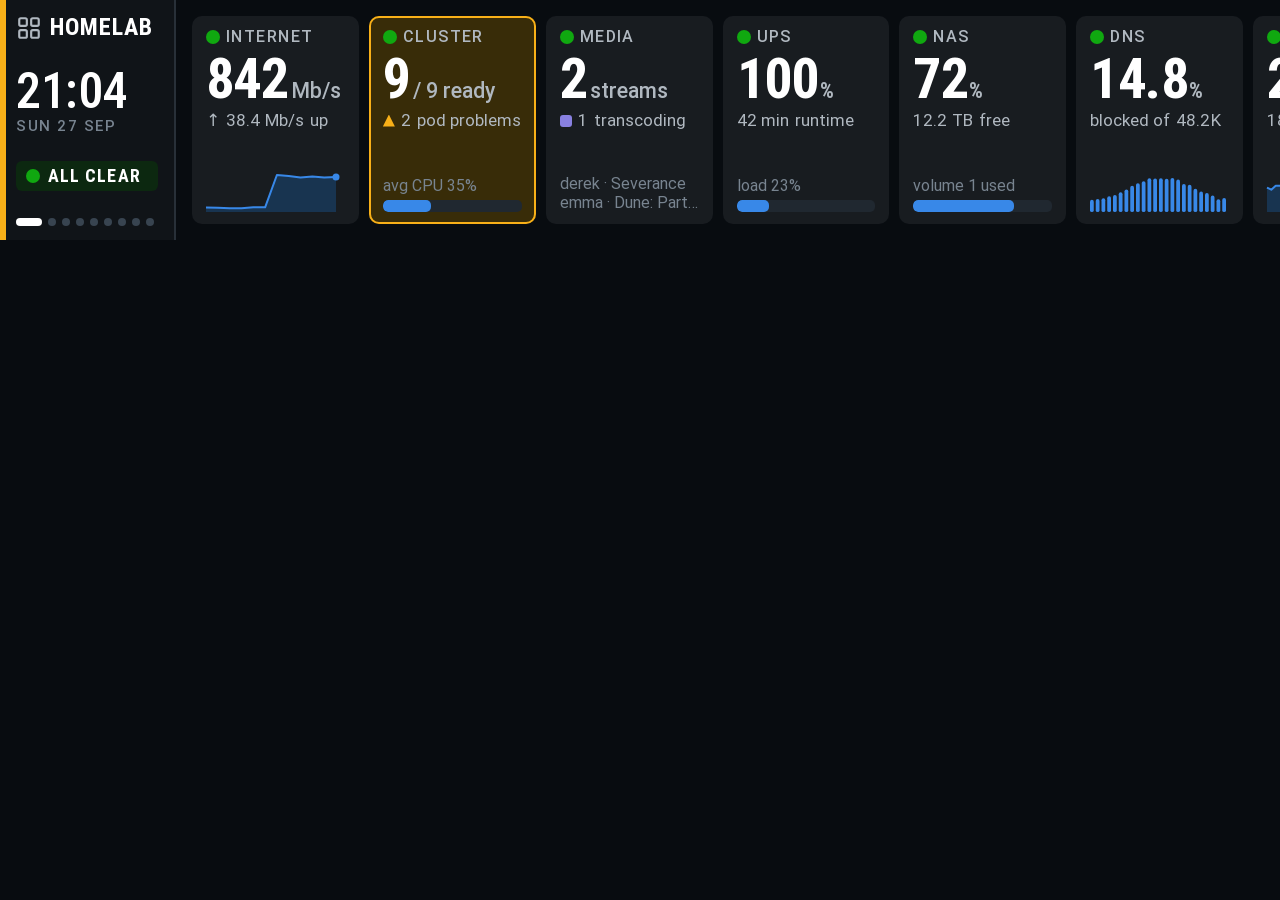
<file: design/screens/00-overview.html>
<!doctype html>
<html lang="en">
<head>
<meta charset="utf-8">
<title>Overview</title>
<link rel="stylesheet" href="../tokens.css">
<style>
  .stage { gap: 10px; }
  .ov { flex: 1 1 0; padding: 12px 14px 12px; }
  .ov .num { font-size: 56px; margin-top: 8px; }
  .ov .num .unit { font-size: .38em; }
  .ov .sub { font-size: 17px; margin-top: 6px; display: flex; align-items: center; gap: 6px; }
  .ov .foot { margin-top: auto; }
  .ov .meter { height: 12px; }
</style>
</head>
<body data-screen="overview" data-status="warn">
<aside class="rail">
  <div class="rail-title">
    <svg viewBox="0 0 24 24" fill="none" stroke="currentColor" stroke-width="2"><rect x="3" y="3" width="7" height="7" rx="1.5"/><rect x="14" y="3" width="7" height="7" rx="1.5"/><rect x="3" y="14" width="7" height="7" rx="1.5"/><rect x="14" y="14" width="7" height="7" rx="1.5"/></svg>
    <h1>Homelab</h1>
  </div>
  <div><div class="clock" data-clock></div><div class="date" data-date></div></div>
  <div class="badge" data-badge></div>
  <div class="dots" data-dots="9" data-on="0"></div>
</aside>

<main class="stage">
  <section class="tile ov">
    <div class="label"><i class="st" data-bind="wan.loss_pct_max" data-fmt="none" data-warn=">1" data-crit=">5"></i>Internet</div>
    <div class="num" data-bind="wan.down_bps" data-fmt="bps"></div>
    <div class="sub">↑ <span data-bind="wan.up_bps" data-fmt="bps"></span> up</div>
    <svg class="foot" width="136" height="40" data-chart="spark" data-bind="wan.down_mbps_1h" data-color="--c-1" data-fill="1" data-min="0"></svg>
  </section>

  <section class="tile ov" data-bind="cluster.pod_problems" data-fmt="none" data-warn=">0">
    <div class="label"><i class="st" data-bind="cluster.nodes_notready" data-fmt="none" data-crit=">0"></i>Cluster</div>
    <div class="num"><span data-bind="cluster.nodes_ready"></span><span class="unit">/ <span data-bind="cluster.nodes_total"></span> ready</span></div>
    <div class="sub"><i class="st" style="width:12px;height:12px" data-bind="cluster.pod_problems" data-fmt="none" data-warn=">0"></i><span data-bind="cluster.pod_problems"></span> pod problems</div>
    <div class="foot"><div class="caption" style="margin-bottom:5px">avg CPU <span data-bind="cluster.cpu_avg_pct" data-fmt="pct"></span></div>
      <div class="meter" data-bind="cluster.cpu_avg_pct" data-warn=">85" data-crit=">95"><i></i></div></div>
  </section>

  <section class="tile ov">
    <div class="label"><i class="st" data-bind="jellyfin.up" data-fmt="none" data-crit="<1"></i>Media</div>
    <div class="num"><span data-bind="jellyfin.streams"></span><span class="unit">streams</span></div>
    <div class="sub"><i class="sw c4"></i><span data-bind="jellyfin.transcodes"></span> transcoding</div>
    <div class="foot" data-list="jellyfin.sessions" data-max-items="2">
      <template><div class="caption ell"><span data-bind=".user"></span> · <span data-bind=".title"></span></div></template>
    </div>
  </section>

  <section class="tile ov">
    <div class="label"><i class="st" data-bind="ups.on_battery" data-fmt="none" data-crit=">0"></i>UPS</div>
    <div class="num" data-bind="ups.battery_pct" data-fmt="pct"></div>
    <div class="sub"><span data-bind="ups.runtime_s" data-fmt="dur"></span> runtime</div>
    <div class="foot"><div class="caption" style="margin-bottom:5px">load <span data-bind="ups.load_pct" data-fmt="pct"></span></div>
      <div class="meter" data-bind="ups.load_pct" data-warn=">70" data-crit=">90"><i></i></div></div>
  </section>

  <section class="tile ov">
    <div class="label"><i class="st" data-bind="nas.volume_used_pct" data-fmt="none" data-warn=">90" data-crit=">95"></i>NAS</div>
    <div class="num"><span data-bind="nas.volume_used_pct" data-fmt="pct"></span></div>
    <div class="sub"><span data-bind="nas.volume_free_tb" data-fmt="tb"></span> free</div>
    <div class="foot"><div class="caption" style="margin-bottom:5px">volume 1 used</div>
      <div class="meter" data-bind="nas.volume_used_pct" data-warn=">90" data-crit=">95"><i></i></div></div>
  </section>

  <section class="tile ov">
    <div class="label"><i class="st" data-bind="dns.instances_up" data-fmt="none" data-warn="<2" data-crit="<1"></i>DNS</div>
    <div class="num" data-bind="dns.blocked_pct" data-fmt="pct1"></div>
    <div class="sub">blocked of <span data-bind="dns.queries" data-fmt="compact"></span></div>
    <svg class="foot" width="136" height="40" data-chart="bars" data-bind="dns.queries_24h" data-color="--c-1"></svg>
  </section>

  <section class="tile ov">
    <div class="label"><i class="st ok"></i>LAN</div>
    <div class="num" data-bind="lan.in_bps" data-fmt="bps"></div>
    <div class="sub"><span data-bind="lan.ports_up"></span> / <span data-bind="lan.ports_total"></span> ports up</div>
    <svg class="foot" width="136" height="40" data-chart="spark" data-bind="lan.in_mbps_1h" data-color="--c-1" data-fill="1" data-min="0"></svg>
  </section>
</main>

<script type="application/json" id="data">
{
  "clock": { "time": "21:04", "date": "Sun 27 Sep" },
  "alerts": { "critical": 0, "warning": 0 },
  "wan": { "down_bps": 842300000, "up_bps": 38400000, "loss_pct_max": 0,
    "down_mbps_1h": [39,32.9,21.3,21.9,44.8,44.5,894.5,867.3,828.6,854.6,830.7,842.3] },
  "cluster": { "nodes_ready": 9, "nodes_total": 9, "nodes_notready": 0, "pod_problems": 2, "cpu_avg_pct": 35 },
  "jellyfin": { "up": 1, "streams": 2, "transcodes": 1,
    "sessions": [ { "user": "derek", "title": "Severance" }, { "user": "emma", "title": "Dune: Part Two" } ] },
  "ups": { "battery_pct": 100, "load_pct": 23, "runtime_s": 2520, "on_battery": 0 },
  "nas": { "volume_used_pct": 72.1, "volume_free_tb": 12.2 },
  "dns": { "instances_up": 2, "blocked_pct": 14.8, "queries": 48213,
    "queries_24h": [15293,16114,17040,19588,21369,24577,28237,32684,36031,38496,42040,41897,42157,41531,42639,40520,35149,33948,28977,25607,23747,20510,15925,17465] },
  "lan": { "in_bps": 2638000000, "ports_up": 18, "ports_total": 28,
    "in_mbps_1h": [1783,1614,1933,1936,1926,2062,2015,1986,1878,1841,1837,1694,1630,1812,1543,1569,1498,1282,1383,1453,1379,1418,1402,2269,2061,2238,2404,2594,2618,2838,2638] }
}
</script>
<script src="../display.js"></script>
</body>
</html>
</file>
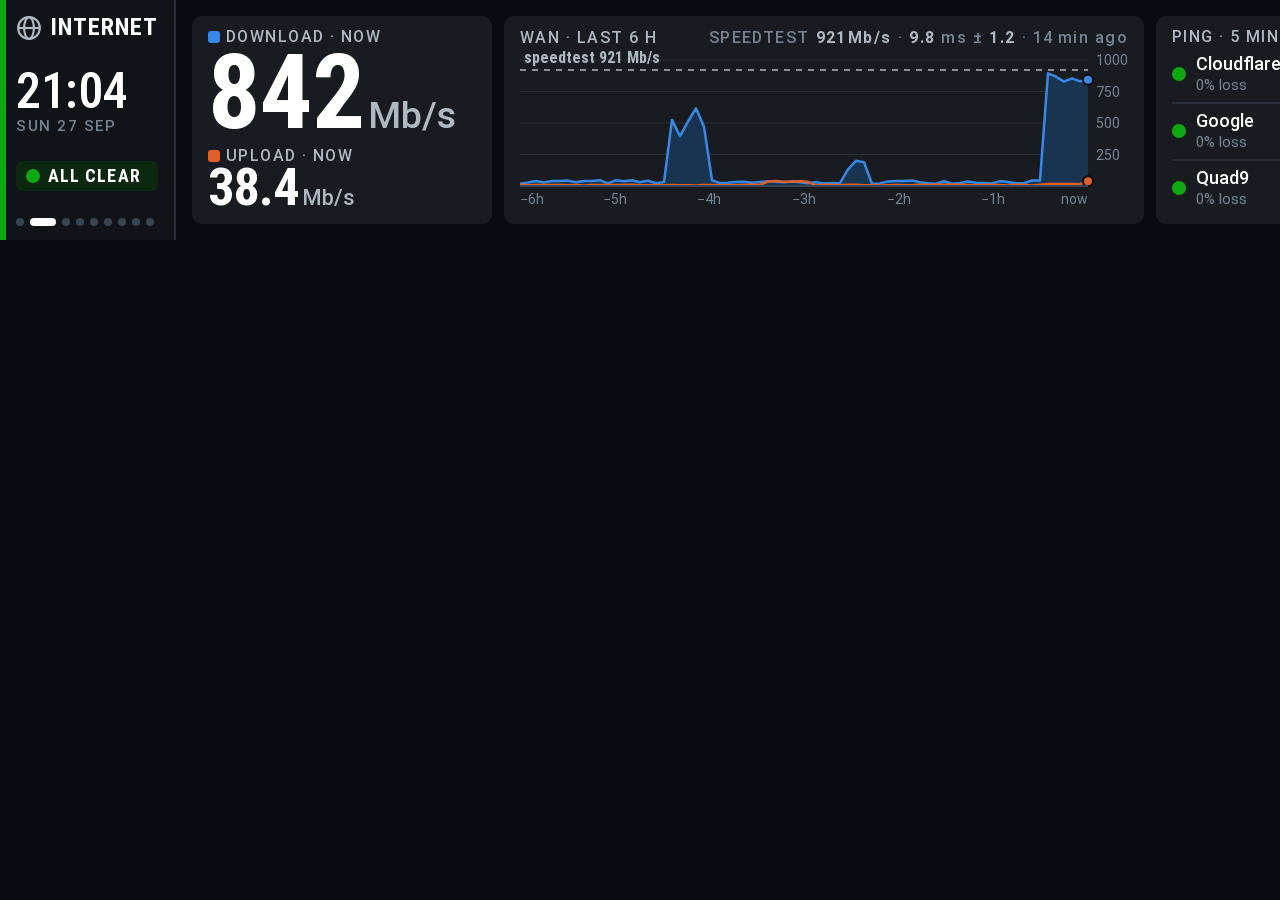
<file: design/screens/01-internet.html>
<!doctype html>
<html lang="en">
<head>
<meta charset="utf-8">
<title>Internet</title>
<link rel="stylesheet" href="../tokens.css">
<style>
  .live { width: 300px; justify-content: space-between; }
  .chart { flex: 1; }
  .chart .head { display: flex; justify-content: space-between; align-items: center; height: 20px; margin-bottom: 8px; }
  .ping { width: 264px; padding-top: 12px; padding-bottom: 8px; }
  .ping .r { display: flex; align-items: center; gap: 10px; flex: 1; border-top: 2px solid var(--line); }
  .ping .r:first-of-type { border-top: 0; }
  .ping .name { font-size: 18px; font-weight: 500; }
  .ping .loss { font-size: 15px; color: var(--ink-3); margin-top: 2px; }
  .st-v { color: var(--ink-2); font-weight: 600; }
  .st-v .unit { font-size: inherit; color: inherit; margin-left: 1px; }
</style>
</head>
<body data-screen="internet" data-status="ok">
<aside class="rail">
  <div class="rail-title">
    <svg viewBox="0 0 24 24" fill="none" stroke="currentColor" stroke-width="2"><circle cx="12" cy="12" r="10"/><ellipse cx="12" cy="12" rx="4.5" ry="10"/><path d="M2 12h20"/></svg>
    <h1>Internet</h1>
  </div>
  <div><div class="clock" data-clock></div><div class="date" data-date></div></div>
  <div class="badge" data-badge></div>
  <div class="dots" data-dots="9" data-on="1"></div>
</aside>

<main class="stage">
  <!-- live WAN rate -->
  <section class="tile live">
    <div>
      <div class="label"><i class="sw c1"></i>Download · now</div>
      <div class="num hero" data-bind="wan.down_bps" data-fmt="bps"></div>
    </div>
    <div>
      <div class="label"><i class="sw c2"></i>Upload · now</div>
      <div class="num lg" data-bind="wan.up_bps" data-fmt="bps"></div>
    </div>
  </section>

  <!-- 6 h throughput; dashed line = last speedtest (measured capacity) -->
  <section class="tile chart">
    <div class="head">
      <div class="label">WAN · last 6 h</div>
      <div class="label muted" style="text-transform:none">SPEEDTEST <b class="st-v" data-bind="speedtest.down_bps" data-fmt="bps"></b> · <b class="st-v" data-bind="speedtest.ping_ms" data-nounit data-fmt="ms"></b> ms ±<b class="st-v" data-bind="speedtest.jitter_ms" data-nounit data-fmt="ms"></b> · <span data-bind="speedtest.age_s" data-fmt="ago"></span></div>
    </div>
    <svg width="612" height="150" data-chart="area"
         data-bind="wan.down_mbps_6h,wan.up_mbps_6h" data-colors="--c-1,--c-2" data-fills="1,0"
         data-max="auto" data-axis-w="44"
         data-xlabels="−6h,−5h,−4h,−3h,−2h,−1h,now"
         data-ref="speedtest.down_mbps" data-ref-label="speedtest {v} Mb/s"></svg>
  </section>

  <!-- ICMP probes -->
  <section class="tile ping">
    <div class="label">Ping · 5 min</div>
    <div class="col" style="flex:1" data-list="ping">
      <template>
        <div class="r">
          <i class="st" data-bind=".loss_pct" data-fmt="none" data-warn=">1" data-crit=">5"></i>
          <div class="grow">
            <div class="name" data-bind=".target"></div>
            <div class="loss"><span data-bind=".loss_pct" data-fmt="pct"></span> loss</div>
          </div>
          <div class="num md" data-bind=".rtt_ms" data-fmt="ms"></div>
        </div>
      </template>
    </div>
  </section>
</main>

<script type="application/json" id="data">
{
  "clock": { "time": "21:04", "date": "Sun 27 Sep" },
  "alerts": { "critical": 0, "warning": 0 },
  "wan": {
    "down_bps": 842300000,
    "up_bps": 38400000,
    "down_mbps_6h": [18,26.7,39.9,27.9,40.7,38.5,42.5,29.2,38.9,38.5,45.7,21.7,45.7,37.3,45.4,29.2,43.1,22.6,30.9,524.9,395.2,512.3,616.3,469.5,45.7,23,26.5,30.7,33.9,25,31.7,37.1,33.1,29.9,35.6,29.7,21.3,30.2,20.3,24.6,22.3,132.4,200.2,188.5,18.3,20.3,36.5,40.2,38.6,44.5,29.2,21.6,18.1,37.1,18.6,23.6,35,26,24.3,19.6,39,32.9,21.3,21.9,44.8,44.5,894.5,867.3,828.6,854.6,830.7,842.3],
    "up_mbps_6h": [9.5,5.3,7.2,8.5,7.3,7.8,5.5,8.2,4.3,6.8,8.8,7.1,8.1,7.5,9.5,6,6,5.8,5.8,8.4,5.6,6.5,4.3,8,7.1,6.4,6.2,6,7.7,9.4,9.2,36.1,38.6,34.5,35,38.3,33.5,4.9,10,7.8,6.7,9.5,9.3,5.7,5.5,4,5.4,6.9,5.4,5.4,9.4,6.9,9.5,9.5,9.4,9.8,8.1,5.3,7.4,8.6,8.3,4.2,9.5,8.1,4.2,9.2,15.4,15.2,16.5,14.7,14.5,38.4]
  },
  "speedtest": { "down_bps": 921400000, "up_bps": 41200000, "down_mbps": 921.4, "ping_ms": 9.8, "jitter_ms": 1.2, "age_s": 840 },
  "ping": [
    { "target": "Cloudflare", "rtt_ms": 10.4, "loss_pct": 0 },
    { "target": "Google",     "rtt_ms": 13.8, "loss_pct": 0 },
    { "target": "Quad9",      "rtt_ms": 12.6, "loss_pct": 0 }
  ]
}
</script>
<script src="../display.js"></script>
</body>
</html>
</file>
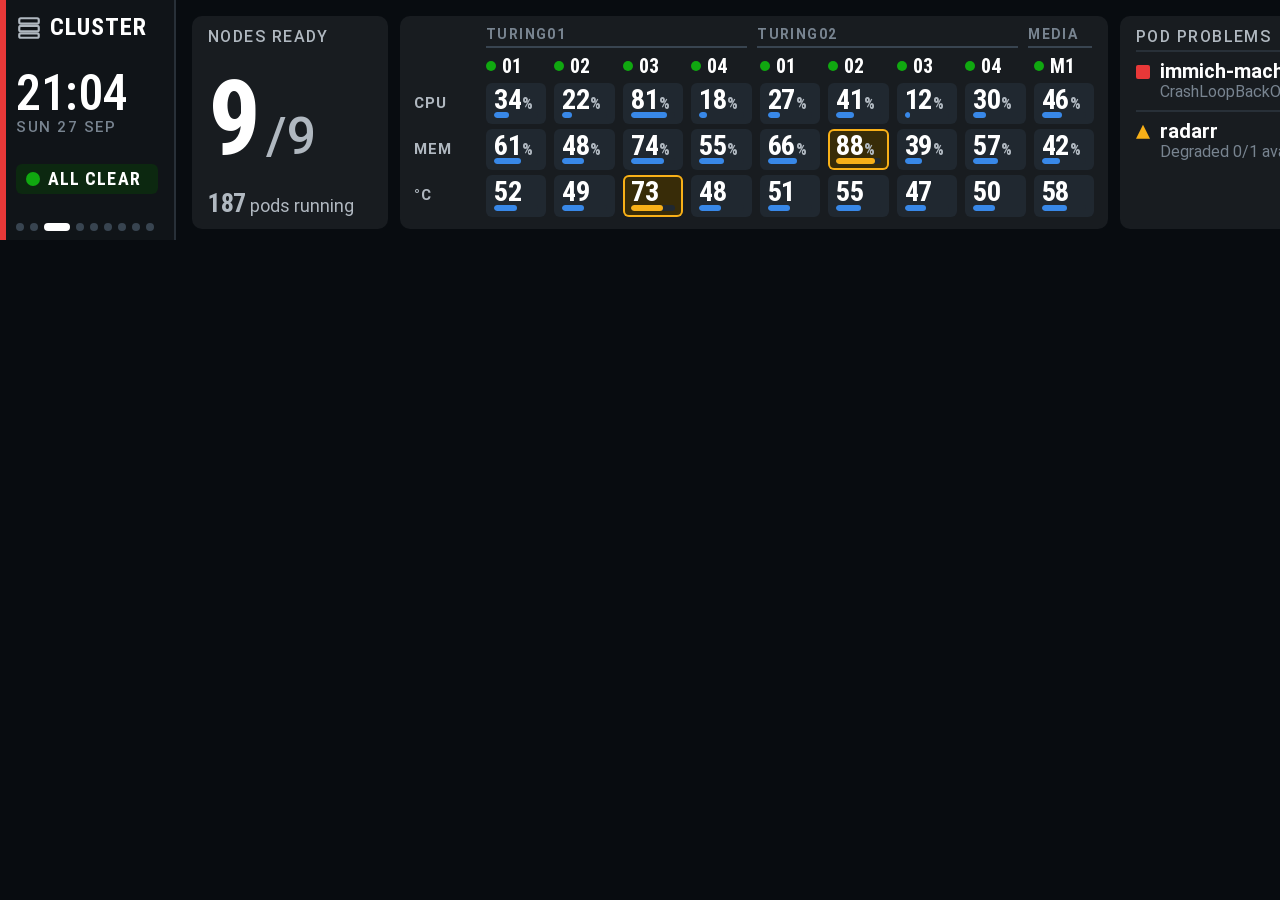
<file: design/screens/02-cluster.html>
<!doctype html>
<html lang="en">
<head>
<meta charset="utf-8">
<title>Cluster</title>
<link rel="stylesheet" href="../tokens.css">
<style>
  .ready { width: 196px; justify-content: space-between; }
  .heat { flex: 1; padding: 10px 14px 12px; }
  .groups { display: grid; grid-template-columns: 64px 4fr 4fr 1fr; column-gap: 8px; height: 22px; }
  .groups div { font-size: 14px; font-weight: 700; letter-spacing: .1em; color: var(--ink-3); text-transform: uppercase;
                border-bottom: 2px solid var(--line-2); margin-right: 2px; white-space: nowrap; overflow: hidden; }
  .grid { display: grid; grid-template-columns: 64px repeat(9, 1fr); column-gap: 8px; flex: 1; margin-top: 6px; }
  .grid .rh, .grid .node { display: grid; grid-template-rows: 24px 1fr 1fr 1fr; row-gap: 5px; }
  .grid .rh div { font-size: 15px; font-weight: 700; letter-spacing: .08em; color: var(--ink-2); display: flex; align-items: center; }
  .node .nm { font-family: var(--f-num); font-weight: 700; font-size: 20px; display: flex; align-items: center; gap: 6px; }
  .node .nm .st { width: 10px; height: 10px; }
  .cell { background: var(--surface-2); border-radius: 6px; padding: 4px 8px 6px; display: flex; flex-direction: column; justify-content: space-between; }
  .cell .num { font-size: 28px; }
  .cell .num .unit { font-size: .6em; }
  .cell[data-status="warn"] { background: var(--warn-bg); box-shadow: inset 0 0 0 2px var(--warn); }
  .cell[data-status="crit"] { background: var(--crit-bg); box-shadow: inset 0 0 0 2px var(--crit); }
  .pods { width: 300px; }
  .pods .it { display: flex; gap: 10px; align-items: flex-start; padding: 8px 0; border-top: 2px solid var(--line); }
  .pods .it:first-child { border-top: 0; }
  .pods .it .st { margin-top: 5px; }
  .pods .t { font-size: 20px; font-weight: 700; }
</style>
</head>
<body data-screen="cluster" data-status="warn">
<aside class="rail">
  <div class="rail-title">
    <svg viewBox="0 0 24 24" fill="none" stroke="currentColor" stroke-width="2"><rect x="3" y="3" width="18" height="5" rx="1.5"/><rect x="3" y="10" width="18" height="5" rx="1.5"/><rect x="3" y="17" width="18" height="4" rx="1.5"/><path d="M7 5.5h.01M7 12.5h.01"/></svg>
    <h1>Cluster</h1>
  </div>
  <div><div class="clock" data-clock></div><div class="date" data-date></div></div>
  <div class="badge" data-badge></div>
  <div class="dots" data-dots="9" data-on="2"></div>
</aside>

<main class="stage">
  <section class="tile ready">
    <div class="label">Nodes ready</div>
    <div class="num hero"><span data-bind="cluster.nodes_ready"></span><span class="unit" style="font-size:.5em">/<span data-bind="cluster.nodes_total"></span></span></div>
    <div class="sub"><b class="num sm" data-bind="cluster.pods_running" data-fmt="int"></b> pods running</div>
  </section>

  <section class="tile heat">
    <div class="groups"><span></span><div>turing01</div><div>turing02</div><div>media</div></div>
    <div class="grid" data-list="nodes">
      <div class="rh"><span></span><div>CPU</div><div>MEM</div><div>°C</div></div>
      <template>
        <div class="node">
          <div class="nm"><i class="st" data-bind=".ready" data-fmt="none" data-crit="<1"></i><span data-bind=".short"></span></div>
          <div class="cell"><div class="num" data-bind=".cpu_pct" data-fmt="pct" data-warn=">85" data-crit=">95" data-status-on=".cell"></div>
            <div class="meter thin" data-bind=".cpu_pct" data-warn=">85" data-crit=">95"><i></i></div></div>
          <div class="cell"><div class="num" data-bind=".mem_pct" data-fmt="pct" data-warn=">85" data-crit=">95" data-status-on=".cell"></div>
            <div class="meter thin" data-bind=".mem_pct" data-warn=">85" data-crit=">95"><i></i></div></div>
          <div class="cell"><div class="num" data-bind=".temp_c" data-fmt="temp" data-nounit data-warn=">70" data-crit=">80" data-status-on=".cell"></div>
            <div class="meter thin" data-bind=".temp_c" data-warn=">70" data-crit=">80"><i></i></div></div>
        </div>
      </template>
    </div>
  </section>

  <section class="tile pods">
    <div class="label">Pod problems&nbsp;<b style="color:var(--ink)" data-bind="cluster.pod_problems"></b></div>
    <div class="col" data-list="cluster.problems" data-max-items="3" style="margin-top:4px">
      <template>
        <div class="it">
          <i class="st" data-bind=".sev" data-fmt="none" data-warn=">0" data-crit=">1"></i>
          <div class="grow">
            <div class="t ell" data-bind=".name"></div>
            <div class="caption" data-bind=".detail"></div>
          </div>
        </div>
      </template>
    </div>
  </section>
</main>

<script type="application/json" id="data">
{
  "clock": { "time": "21:04", "date": "Sun 27 Sep" },
  "alerts": { "critical": 0, "warning": 0 },
  "cluster": {
    "nodes_ready": 9, "nodes_total": 9, "pods_running": 187, "pod_problems": 2,
    "problems": [
      { "name": "immich-machine-learning", "detail": "CrashLoopBackOff · immich", "sev": 2 },
      { "name": "radarr", "detail": "Degraded 0/1 available · media", "sev": 1 }
    ]
  },
  "nodes": [
    { "short": "01", "node": "turing01-01", "ready": 1, "cpu_pct": 34, "mem_pct": 61, "temp_c": 52 },
    { "short": "02", "node": "turing01-02", "ready": 1, "cpu_pct": 22, "mem_pct": 48, "temp_c": 49 },
    { "short": "03", "node": "turing01-03", "ready": 1, "cpu_pct": 81, "mem_pct": 74, "temp_c": 73 },
    { "short": "04", "node": "turing01-04", "ready": 1, "cpu_pct": 18, "mem_pct": 55, "temp_c": 48 },
    { "short": "01", "node": "turing02-01", "ready": 1, "cpu_pct": 27, "mem_pct": 66, "temp_c": 51 },
    { "short": "02", "node": "turing02-02", "ready": 1, "cpu_pct": 41, "mem_pct": 88, "temp_c": 55 },
    { "short": "03", "node": "turing02-03", "ready": 1, "cpu_pct": 12, "mem_pct": 39, "temp_c": 47 },
    { "short": "04", "node": "turing02-04", "ready": 1, "cpu_pct": 30, "mem_pct": 57, "temp_c": 50 },
    { "short": "M1", "node": "ds-k8s-media-01", "ready": 1, "cpu_pct": 46, "mem_pct": 42, "temp_c": 58 }
  ]
}
</script>
<script src="../display.js"></script>
</body>
</html>
</file>
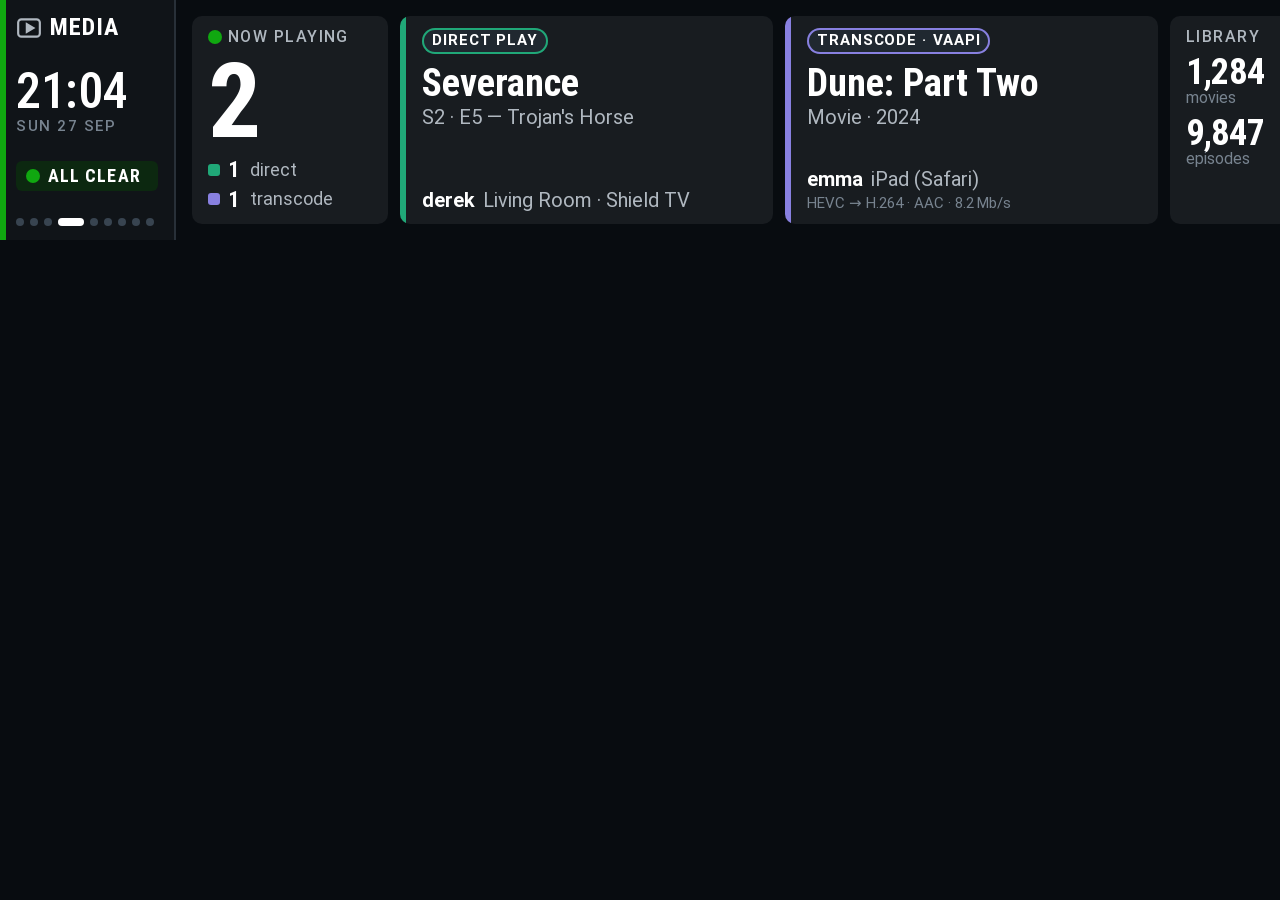
<file: design/screens/03-media.html>
<!doctype html>
<html lang="en">
<head>
<meta charset="utf-8">
<title>Media</title>
<link rel="stylesheet" href="../tokens.css">
<style>
  .streams { width: 196px; justify-content: space-between; }
  .streams .mix { display: flex; flex-direction: column; gap: 4px; }
  .streams .mix .sub { display: flex; align-items: center; gap: 8px; }
  .streams .mix b { font-family: var(--f-num); font-size: 22px; color: var(--ink); min-width: 14px; }

  .playing { flex: 1; display: flex; gap: var(--gap); min-width: 0; }
  .card { flex: 1 1 0; min-width: 0; background: var(--surface); border-radius: var(--radius);
          padding: 12px 16px 12px 22px; position: relative; display: flex; flex-direction: column; overflow: hidden; }
  .card::before { content: ""; position: absolute; left: 0; top: 0; bottom: 0; width: 6px; background: var(--c-3); }
  .card[data-mode="transcode"]::before { background: var(--c-4); }
  .card .pill.tc { display: none; }
  .card[data-mode="transcode"] .pill.dp { display: none; }
  .card[data-mode="transcode"] .pill.tc { display: inline-flex; }
  .card .tc-detail { display: none; }
  .card[data-mode="transcode"] .tc-detail { display: block; }
  .card .title { font-family: var(--f-num); font-weight: 700; font-size: 38px; line-height: 1; margin-top: 10px; }
  .card .ep { font-size: 20px; color: var(--ink-2); margin-top: 4px; }
  .card .who { margin-top: auto; display: flex; align-items: baseline; gap: 8px; font-size: 20px; white-space: nowrap; overflow: hidden; }
  .card .who b { font-weight: 700; }
  .card .who span { color: var(--ink-2); overflow: hidden; text-overflow: ellipsis; }
  .tc-detail { font-size: 15px; color: var(--ink-3); margin-top: 4px; white-space: nowrap; }

  .idle { display: none; flex: 1; background: var(--surface); border-radius: var(--radius); align-items: center; gap: 28px; padding: 0 36px; }
  .playing:not(:has(.card)) .idle { display: flex; }
  .idle svg { width: 96px; height: 96px; color: var(--line-2); flex: none; }
  .idle .big { font-family: var(--f-num); font-weight: 700; font-size: 52px; color: var(--ink-2); line-height: 1; }
  .lib { width: 250px; }
  .lib .g { display: grid; grid-template-columns: 1fr 1fr; row-gap: 10px; column-gap: 12px; margin-top: 10px; }
  .lib .g .num { font-size: 36px; }
</style>
</head>
<body data-screen="media" data-status="ok">
<aside class="rail">
  <div class="rail-title">
    <svg viewBox="0 0 24 24" fill="none" stroke="currentColor" stroke-width="2"><rect x="2" y="4" width="20" height="16" rx="3"/><path d="M10 8.5v7l6-3.5z" fill="currentColor"/></svg>
    <h1>Media</h1>
  </div>
  <div><div class="clock" data-clock></div><div class="date" data-date></div></div>
  <div class="badge" data-badge></div>
  <div class="dots" data-dots="9" data-on="3"></div>
</aside>

<main class="stage">
  <section class="tile streams">
    <div class="label"><i class="st" data-bind="jellyfin.up" data-fmt="none" data-crit="<1"></i>Now playing</div>
    <div class="num hero" data-bind="jellyfin.streams"></div>
    <div class="mix">
      <div class="sub"><i class="sw c3"></i><b data-bind="jellyfin.direct"></b>direct</div>
      <div class="sub"><i class="sw c4"></i><b data-bind="jellyfin.transcodes"></b>transcode</div>
    </div>
  </section>

  <div class="playing" data-list="jellyfin.sessions" data-max-items="3">
    <div class="idle">
      <svg viewBox="0 0 24 24" fill="none" stroke="currentColor" stroke-width="1.5"><rect x="2" y="4" width="20" height="16" rx="3"/><path d="M10 8.5v7l6-3.5z"/></svg>
      <div>
        <div class="big">Nothing playing</div>
        <div class="sub" style="margin-top:10px"><span data-bind="jellyfin.library.movie" data-fmt="int"></span> movies and <span data-bind="jellyfin.library.episode" data-fmt="int"></span> episodes ready to watch</div>
      </div>
    </div>
    <template>
      <article class="card" data-attr-data-mode=".mode">
        <div class="row c">
          <span class="pill c3 dp">Direct play</span>
          <span class="pill c4 tc">Transcode · <span data-bind=".hw"></span></span>
        </div>
        <div class="title ell" data-bind=".title"></div>
        <div class="ep ell" data-bind=".subtitle"></div>
        <div class="who"><b data-bind=".user"></b><span data-bind=".device"></span></div>
        <div class="tc-detail"><span data-bind=".codec"></span> · <span data-bind=".bitrate_bps" data-fmt="bps"></span></div>
      </article>
    </template>
  </div>

  <section class="tile lib">
    <div class="label">Library</div>
    <div class="g">
      <div><div class="num" data-bind="jellyfin.library.movie" data-fmt="int"></div><div class="caption">movies</div></div>
      <div><div class="num" data-bind="jellyfin.library.series" data-fmt="int"></div><div class="caption">series</div></div>
      <div><div class="num" data-bind="jellyfin.library.episode" data-fmt="int"></div><div class="caption">episodes</div></div>
      <div><div class="num" data-bind="jellyfin.library.album" data-fmt="int"></div><div class="caption">albums</div></div>
    </div>
  </section>
</main>

<script type="application/json" id="data">
{
  "clock": { "time": "21:04", "date": "Sun 27 Sep" },
  "alerts": { "critical": 0, "warning": 0 },
  "jellyfin": {
    "up": 1, "streams": 2, "direct": 1, "transcodes": 1, "users_active": 2,
    "sessions": [
      { "mode": "direct", "title": "Severance", "subtitle": "S2 · E5 — Trojan's Horse", "user": "derek", "device": "Living Room · Shield TV" },
      { "mode": "transcode", "title": "Dune: Part Two", "subtitle": "Movie · 2024", "user": "emma", "device": "iPad (Safari)",
        "hw": "VAAPI", "codec": "HEVC → H.264 · AAC", "bitrate_bps": 8200000 }
    ],
    "library": { "movie": 1284, "series": 212, "episode": 9847, "album": 604, "song": 7912 }
  }
}
</script>
<script src="../display.js"></script>
</body>
</html>
</file>
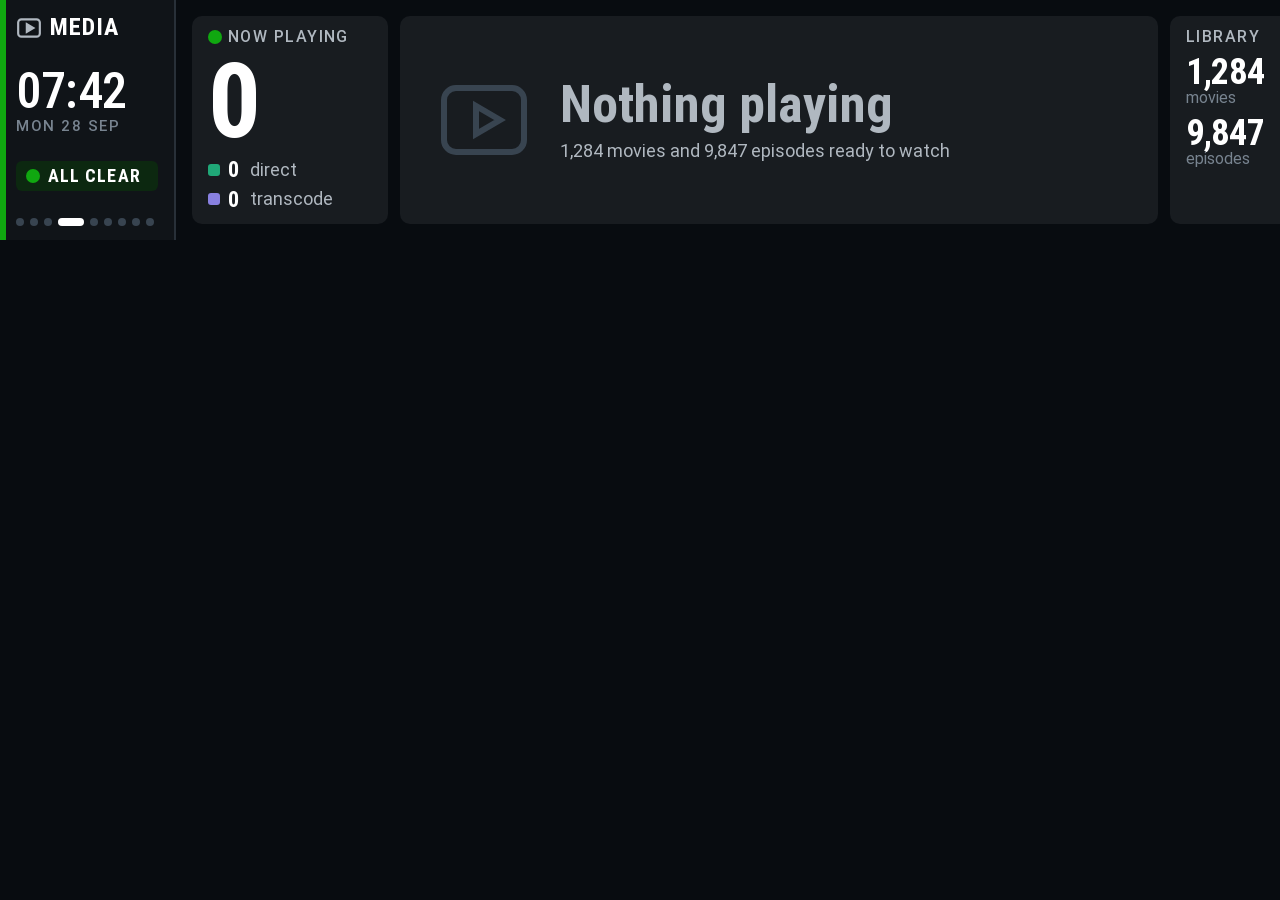
<file: design/screens/03b-media-idle.html>
<!doctype html>
<html lang="en">
<head>
<meta charset="utf-8">
<title>Media</title>
<link rel="stylesheet" href="../tokens.css">
<style>
  .streams { width: 196px; justify-content: space-between; }
  .streams .mix { display: flex; flex-direction: column; gap: 4px; }
  .streams .mix .sub { display: flex; align-items: center; gap: 8px; }
  .streams .mix b { font-family: var(--f-num); font-size: 22px; color: var(--ink); min-width: 14px; }

  .playing { flex: 1; display: flex; gap: var(--gap); min-width: 0; }
  .card { flex: 1 1 0; min-width: 0; background: var(--surface); border-radius: var(--radius);
          padding: 12px 16px 12px 22px; position: relative; display: flex; flex-direction: column; overflow: hidden; }
  .card::before { content: ""; position: absolute; left: 0; top: 0; bottom: 0; width: 6px; background: var(--c-3); }
  .card[data-mode="transcode"]::before { background: var(--c-4); }
  .card .pill.tc { display: none; }
  .card[data-mode="transcode"] .pill.dp { display: none; }
  .card[data-mode="transcode"] .pill.tc { display: inline-flex; }
  .card .tc-detail { display: none; }
  .card[data-mode="transcode"] .tc-detail { display: block; }
  .card .title { font-family: var(--f-num); font-weight: 700; font-size: 38px; line-height: 1; margin-top: 10px; }
  .card .ep { font-size: 20px; color: var(--ink-2); margin-top: 4px; }
  .card .who { margin-top: auto; display: flex; align-items: baseline; gap: 8px; font-size: 20px; white-space: nowrap; overflow: hidden; }
  .card .who b { font-weight: 700; }
  .card .who span { color: var(--ink-2); overflow: hidden; text-overflow: ellipsis; }
  .tc-detail { font-size: 15px; color: var(--ink-3); margin-top: 4px; white-space: nowrap; }

  .idle { display: none; flex: 1; background: var(--surface); border-radius: var(--radius); align-items: center; gap: 28px; padding: 0 36px; }
  .playing:not(:has(.card)) .idle { display: flex; }
  .idle svg { width: 96px; height: 96px; color: var(--line-2); flex: none; }
  .idle .big { font-family: var(--f-num); font-weight: 700; font-size: 52px; color: var(--ink-2); line-height: 1; }
  .lib { width: 250px; }
  .lib .g { display: grid; grid-template-columns: 1fr 1fr; row-gap: 10px; column-gap: 12px; margin-top: 10px; }
  .lib .g .num { font-size: 36px; }
</style>
</head>
<body data-screen="media" data-status="ok">
<aside class="rail">
  <div class="rail-title">
    <svg viewBox="0 0 24 24" fill="none" stroke="currentColor" stroke-width="2"><rect x="2" y="4" width="20" height="16" rx="3"/><path d="M10 8.5v7l6-3.5z" fill="currentColor"/></svg>
    <h1>Media</h1>
  </div>
  <div><div class="clock" data-clock></div><div class="date" data-date></div></div>
  <div class="badge" data-badge></div>
  <div class="dots" data-dots="9" data-on="3"></div>
</aside>

<main class="stage">
  <section class="tile streams">
    <div class="label"><i class="st" data-bind="jellyfin.up" data-fmt="none" data-crit="<1"></i>Now playing</div>
    <div class="num hero" data-bind="jellyfin.streams"></div>
    <div class="mix">
      <div class="sub"><i class="sw c3"></i><b data-bind="jellyfin.direct"></b>direct</div>
      <div class="sub"><i class="sw c4"></i><b data-bind="jellyfin.transcodes"></b>transcode</div>
    </div>
  </section>

  <div class="playing" data-list="jellyfin.sessions" data-max-items="3">
    <div class="idle">
      <svg viewBox="0 0 24 24" fill="none" stroke="currentColor" stroke-width="1.5"><rect x="2" y="4" width="20" height="16" rx="3"/><path d="M10 8.5v7l6-3.5z"/></svg>
      <div>
        <div class="big">Nothing playing</div>
        <div class="sub" style="margin-top:10px"><span data-bind="jellyfin.library.movie" data-fmt="int"></span> movies and <span data-bind="jellyfin.library.episode" data-fmt="int"></span> episodes ready to watch</div>
      </div>
    </div>
    <template>
      <article class="card" data-attr-data-mode=".mode">
        <div class="row c">
          <span class="pill c3 dp">Direct play</span>
          <span class="pill c4 tc">Transcode · <span data-bind=".hw"></span></span>
        </div>
        <div class="title ell" data-bind=".title"></div>
        <div class="ep ell" data-bind=".subtitle"></div>
        <div class="who"><b data-bind=".user"></b><span data-bind=".device"></span></div>
        <div class="tc-detail"><span data-bind=".codec"></span> · <span data-bind=".bitrate_bps" data-fmt="bps"></span></div>
      </article>
    </template>
  </div>

  <section class="tile lib">
    <div class="label">Library</div>
    <div class="g">
      <div><div class="num" data-bind="jellyfin.library.movie" data-fmt="int"></div><div class="caption">movies</div></div>
      <div><div class="num" data-bind="jellyfin.library.series" data-fmt="int"></div><div class="caption">series</div></div>
      <div><div class="num" data-bind="jellyfin.library.episode" data-fmt="int"></div><div class="caption">episodes</div></div>
      <div><div class="num" data-bind="jellyfin.library.album" data-fmt="int"></div><div class="caption">albums</div></div>
    </div>
  </section>
</main>

<script type="application/json" id="data">
{
  "clock": { "time": "07:42", "date": "Mon 28 Sep" },
  "alerts": { "critical": 0, "warning": 0 },
  "jellyfin": {
    "up": 1, "streams": 0, "direct": 0, "transcodes": 0, "users_active": 0,
    "sessions": [],
    "library": { "movie": 1284, "series": 212, "episode": 9847, "album": 604, "song": 7912 }
  }
}
</script>
<script src="../display.js"></script>
</body>
</html>
</file>
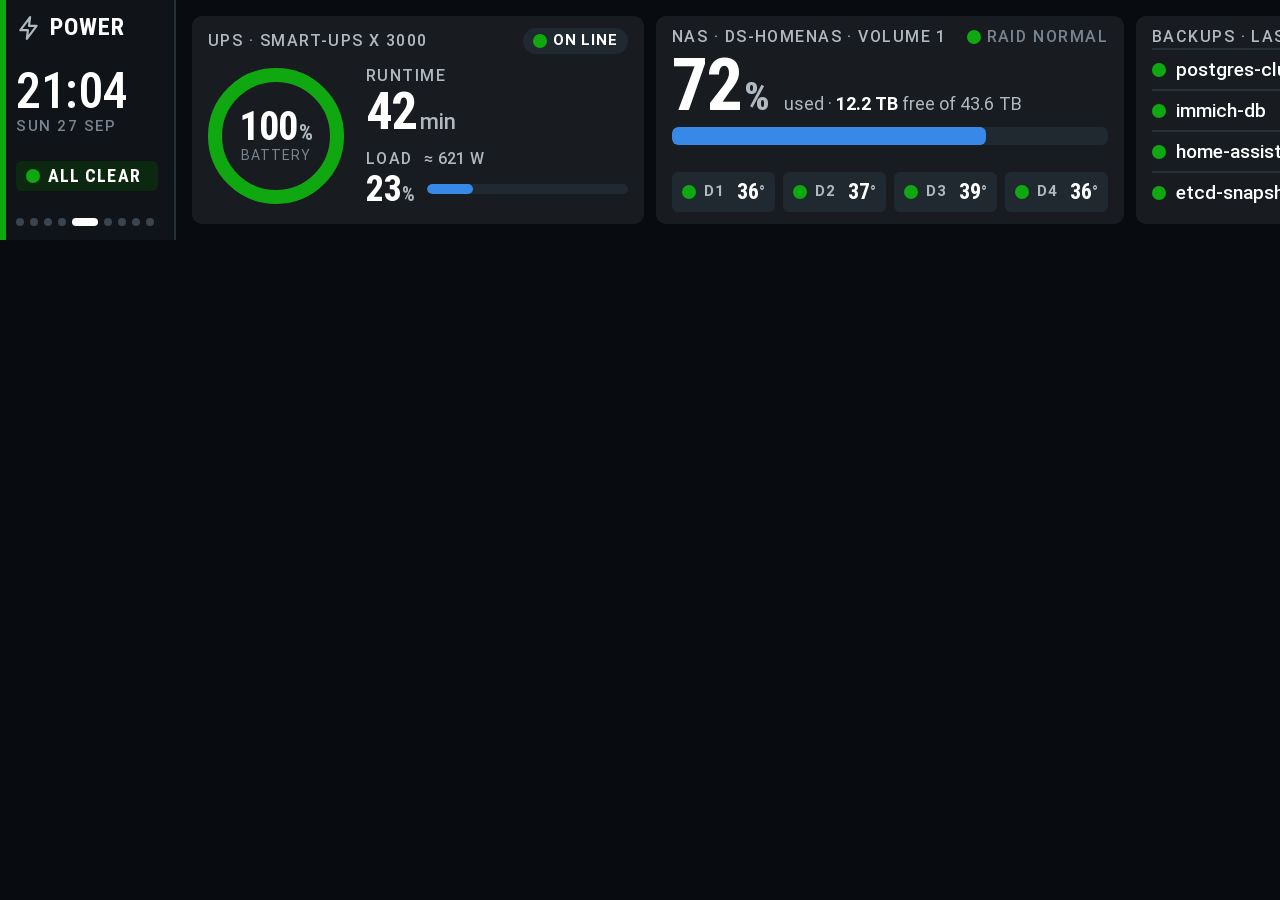
<file: design/screens/04-power-storage.html>
<!doctype html>
<html lang="en">
<head>
<meta charset="utf-8">
<title>Power &amp; Storage</title>
<link rel="stylesheet" href="../tokens.css">
<style>
  .ups { width: 452px; }
  .ups .body { display: flex; align-items: center; gap: 22px; flex: 1; margin-top: 6px; }
  .ringw { position: relative; width: 136px; height: 136px; flex: none; }
  .ringw .c { position: absolute; inset: 0; display: flex; flex-direction: column; align-items: center; justify-content: center; }
  .ringw .c .num { font-size: 40px; }
  .ringw .c .caption { font-size: 14px; letter-spacing: .08em; text-transform: uppercase; margin-top: 2px; }
  .stat .label { margin-bottom: 4px; }
  .nas { width: 468px; }
  .nas .big { display: flex; align-items: baseline; gap: 14px; margin-top: 8px; }
  .disks { display: flex; gap: 8px; margin-top: auto; }
  .disk { flex: 1; background: var(--surface-2); border-radius: 6px; height: 40px; display: flex; align-items: center; gap: 8px; padding: 0 10px; }
  .disk .nm { font-size: 15px; font-weight: 700; color: var(--ink-2); letter-spacing: .06em; }
  .disk .num { font-size: 22px; margin-left: auto; }
  .disk[data-status="warn"] { background: var(--warn-bg); box-shadow: inset 0 0 0 2px var(--warn); }
  .disk[data-status="crit"] { background: var(--crit-bg); box-shadow: inset 0 0 0 2px var(--crit); }
  .bk { flex: 1; }
  .bk .it { display: flex; align-items: center; gap: 10px; flex: 1; border-top: 2px solid var(--line); }
  .bk .it:first-child { border-top: 0; }
  .bk .it .nm { font-size: 19px; font-weight: 500; }
  .bk .it .num { font-size: 26px; margin-left: auto; }
</style>
</head>
<body data-screen="power" data-status="ok">
<aside class="rail">
  <div class="rail-title">
    <svg viewBox="0 0 24 24" fill="none" stroke="currentColor" stroke-width="2" stroke-linejoin="round"><path d="M13 2 4 14h7l-1 8 9-12h-7z"/></svg>
    <h1>Power</h1>
  </div>
  <div><div class="clock" data-clock></div><div class="date" data-date></div></div>
  <div class="badge" data-badge></div>
  <div class="dots" data-dots="9" data-on="4"></div>
</aside>

<main class="stage">
  <!-- APC Smart-UPS X 3000 -->
  <section class="tile ups">
    <div class="row c" style="justify-content:space-between">
      <div class="label">UPS · Smart-UPS X 3000</div>
      <span class="pill" data-bind="ups.on_battery" data-fmt="none" data-crit=">0"><i class="st"></i><span data-bind="ups.state"></span></span>
    </div>
    <div class="body">
      <div class="ringw">
        <svg width="136" height="136" data-chart="ring" data-bind="ups.battery_pct" data-color="--ok" data-thick="14" data-warn="<50" data-crit="<25"></svg>
        <div class="c"><div class="num" data-bind="ups.battery_pct" data-fmt="pct"></div><div class="caption">battery</div></div>
      </div>
      <div class="col" style="gap:14px; flex:1">
        <div class="stat">
          <div class="label">Runtime</div>
          <div class="num lg" data-bind="ups.runtime_s" data-fmt="dur"></div>
        </div>
        <div class="stat">
          <div class="label">Load&nbsp;<span class="dim" style="text-transform:none;letter-spacing:.02em">≈ <span data-bind="ups.load_w" data-fmt="int"></span> W</span></div>
          <div class="row c" style="gap:12px">
            <div class="num md" data-bind="ups.load_pct" data-fmt="pct"></div>
            <div class="meter grow" data-bind="ups.load_pct" data-warn=">70" data-crit=">90"><i></i></div>
          </div>
        </div>
      </div>
    </div>
  </section>

  <!-- Synology -->
  <section class="tile nas">
    <div class="row c" style="justify-content:space-between">
      <div class="label">NAS · DS-HomeNAS · Volume 1</div>
      <div class="label muted"><i class="st" data-bind="nas.raid_status" data-fmt="none" data-crit=">1"></i>RAID <span data-bind="nas.raid_text"></span></div>
    </div>
    <div class="big">
      <div class="num xl" data-bind="nas.volume_used_pct" data-fmt="pct"></div>
      <div class="sub">used · <b style="color:var(--ink)" data-bind="nas.volume_free_tb" data-fmt="tb"></b> free of <span data-bind="nas.volume_total_tb" data-fmt="tb"></span></div>
    </div>
    <div class="meter fat" style="margin-top:8px" data-bind="nas.volume_used_pct" data-warn=">90" data-crit=">95"><i></i></div>
    <div class="disks" data-list="nas.disks">
      <template>
        <div class="disk" data-attr-data-status=".status">
          <i class="st"></i><span class="nm" data-bind=".name"></span>
          <span class="num" data-bind=".temp_c" data-fmt="temp"></span>
        </div>
      </template>
    </div>
  </section>

  <!-- Backups (kube cronjobs matching .*backup.*) -->
  <section class="tile bk">
    <div class="label">Backups · last success</div>
    <div class="col" style="flex:1; margin-top:2px" data-list="backups" data-max-items="4">
      <template>
        <div class="it">
          <i class="st" data-bind=".age_s" data-fmt="none" data-warn=">93600" data-crit=">172800"></i>
          <span class="nm ell" data-bind=".name"></span>
          <span class="num" data-bind=".age_s" data-fmt="age"></span>
        </div>
      </template>
    </div>
  </section>
</main>

<script type="application/json" id="data">
{
  "clock": { "time": "21:04", "date": "Sun 27 Sep" },
  "alerts": { "critical": 0, "warning": 0 },
  "ups": { "battery_pct": 100, "load_pct": 23, "load_w": 621, "runtime_s": 2520, "on_battery": 0, "state": "On line" },
  "nas": {
    "volume_used_pct": 72.1, "volume_free_tb": 12.2, "volume_total_tb": 43.6, "raid_status": 1, "raid_text": "normal",
    "disks": [
      { "name": "D1", "temp_c": 36, "status": "ok" },
      { "name": "D2", "temp_c": 37, "status": "ok" },
      { "name": "D3", "temp_c": 39, "status": "ok" },
      { "name": "D4", "temp_c": 36, "status": "ok" }
    ]
  },
  "backups": [
    { "name": "postgres-cluster", "age_s": 11200 },
    { "name": "immich-db", "age_s": 18400 },
    { "name": "home-assistant", "age_s": 40100 },
    { "name": "etcd-snapshot", "age_s": 82800 }
  ]
}
</script>
<script src="../display.js"></script>
</body>
</html>
</file>
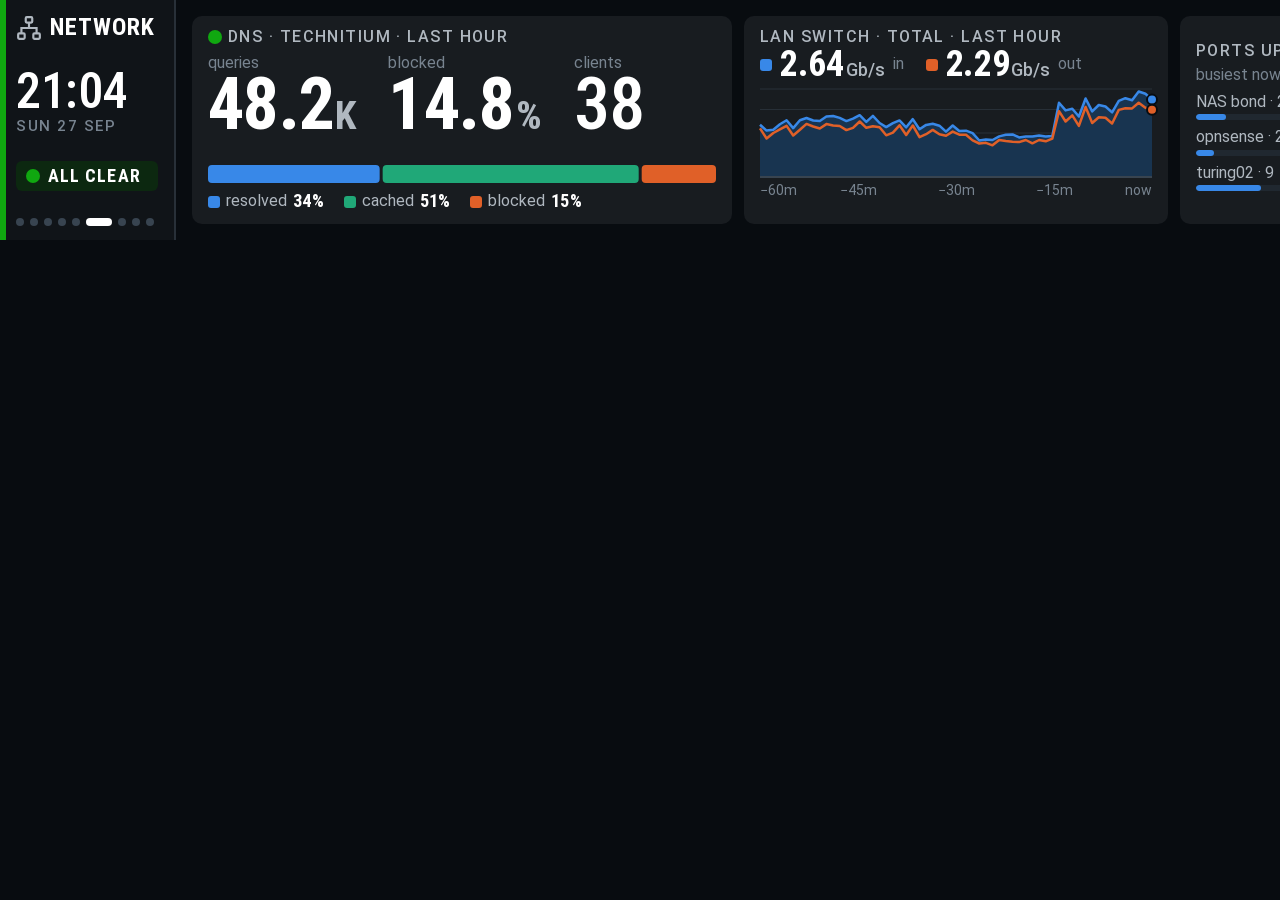
<file: design/screens/05-dns-network.html>
<!doctype html>
<html lang="en">
<head>
<meta charset="utf-8">
<title>DNS &amp; Network</title>
<link rel="stylesheet" href="../tokens.css">
<style>
  .dns { width: 540px; }
  .dns .stats { display: flex; gap: 32px; margin-top: 8px; }
  .dns .legend { display: flex; gap: 20px; margin-top: 8px; }
  .dns .legend .sub { display: flex; align-items: center; gap: 6px; font-size: 16px; }
  .dns .legend b { color: var(--ink); font-family: var(--f-num); font-size: 18px; }
  .lan { width: 424px; }
  .lan .nums { display: flex; gap: 22px; margin: 2px 0 4px; }
  .ports { flex: 1; }
  .ports .it { display: grid; grid-template-columns: 1fr auto; column-gap: 8px; row-gap: 3px; margin-top: 8px; }
  .ports .it .nm { font-size: 16px; color: var(--ink-2); }
  .ports .it .num { font-size: 20px; text-align: right; }
  .ports .it .num .unit { font-size: .65em; }
  .ports .it .meter { grid-column: 1 / -1; height: 6px; }
</style>
</head>
<body data-screen="network" data-status="ok">
<aside class="rail">
  <div class="rail-title">
    <svg viewBox="0 0 24 24" fill="none" stroke="currentColor" stroke-width="2"><rect x="9" y="2" width="6" height="5" rx="1"/><rect x="2" y="17" width="6" height="5" rx="1"/><rect x="16" y="17" width="6" height="5" rx="1"/><path d="M12 7v5M5 17v-5h14v5"/></svg>
    <h1>Network</h1>
  </div>
  <div><div class="clock" data-clock></div><div class="date" data-date></div></div>
  <div class="badge" data-badge></div>
  <div class="dots" data-dots="9" data-on="5"></div>
</aside>

<main class="stage">
  <!-- Technitium DNS (last-hour totals) -->
  <section class="tile dns">
    <div class="label"><i class="st" data-bind="dns.instances_up" data-fmt="none" data-warn="<2" data-crit="<1"></i>DNS · Technitium · last hour</div>
    <div class="stats">
      <div><div class="caption">queries</div><div class="num xl" data-bind="dns.queries" data-fmt="compact"></div></div>
      <div><div class="caption">blocked</div><div class="num xl" data-bind="dns.blocked_pct" data-fmt="pct1"></div></div>
      <div><div class="caption">clients</div><div class="num xl med" data-bind="dns.clients"></div></div>
    </div>
    <svg width="508" height="18" style="margin-top:auto" data-chart="stack"
         data-bind="dns.resolved,dns.cached,dns.blocked" data-colors="--c-1,--c-3,--c-2"></svg>
    <div class="legend">
      <div class="sub"><i class="sw c1"></i>resolved <b data-bind="dns.resolved_pct" data-fmt="pct"></b></div>
      <div class="sub"><i class="sw c3"></i>cached <b data-bind="dns.cached_pct" data-fmt="pct"></b></div>
      <div class="sub"><i class="sw c2"></i>blocked <b data-bind="dns.blocked_pct" data-fmt="pct"></b></div>
    </div>
  </section>

  <!-- TL-SG3428X aggregate -->
  <section class="tile lan">
    <div class="label">LAN switch · total · last hour</div>
    <div class="nums">
      <div class="row c"><i class="sw c1"></i><span class="num md" data-bind="lan.in_bps" data-fmt="bps"></span><span class="caption">in</span></div>
      <div class="row c"><i class="sw c2"></i><span class="num md" data-bind="lan.out_bps" data-fmt="bps"></span><span class="caption">out</span></div>
    </div>
    <svg width="392" height="112" data-chart="area" data-bind="lan.in_mbps_1h,lan.out_mbps_1h"
         data-colors="--c-1,--c-2" data-fills="1,0" data-max="auto" data-axis-w="0"
         data-xlabels="−60m,−45m,−30m,−15m,now"></svg>
  </section>

  <!-- ports -->
  <section class="tile ports">
    <div class="row" style="justify-content:space-between">
      <div class="label">Ports up</div>
      <div class="num md"><span data-bind="lan.ports_up"></span><span class="unit">/ <span data-bind="lan.ports_total"></span></span></div>
    </div>
    <div class="caption" style="margin-top:6px">busiest now</div>
    <div data-list="lan.top_ports" data-max-items="3">
      <template>
        <div class="it">
          <span class="nm ell" data-bind=".name"></span>
          <span class="num" data-bind=".bps" data-fmt="bps"></span>
          <div class="meter" data-bind=".util_pct"><i></i></div>
        </div>
      </template>
    </div>
  </section>
</main>

<script type="application/json" id="data">
{
  "clock": { "time": "21:04", "date": "Sun 27 Sep" },
  "alerts": { "critical": 0, "warning": 0 },
  "dns": {
    "instances_up": 2, "queries": 48213, "blocked": 7136, "cached": 24590, "resolved": 16487,
    "blocked_pct": 14.8, "cached_pct": 51.0, "resolved_pct": 34.2, "clients": 38
  },
  "lan": {
    "in_bps": 2638000000, "out_bps": 2293000000, "ports_up": 18, "ports_total": 28,
    "in_mbps_1h": [1783,1582,1614,1798,1933,1667,1936,2012,1926,1909,2062,2078,2015,1905,1986,2108,1878,2083,1841,1701,1837,1930,1694,1973,1630,1775,1812,1750,1543,1754,1569,1577,1498,1243,1282,1262,1383,1437,1453,1351,1379,1376,1418,1380,1402,2528,2269,2329,2061,2677,2238,2453,2404,2201,2594,2685,2618,2914,2838,2638],
    "out_mbps_1h": [1657,1313,1500,1622,1742,1415,1608,1810,1721,1654,1804,1758,1739,1600,1674,1893,1676,1732,1694,1421,1511,1762,1431,1757,1360,1459,1604,1460,1408,1548,1442,1440,1249,1142,1167,1080,1260,1226,1202,1189,1263,1149,1263,1217,1308,2244,1892,2101,1742,2386,1841,2040,2017,1823,2289,2341,2340,2532,2362,2293],
    "top_ports": [
      { "name": "NAS bond · 25", "bps": 1420000000, "util_pct": 14.2 },
      { "name": "opnsense · 26", "bps": 862000000, "util_pct": 8.6 },
      { "name": "turing02 · 9", "bps": 311000000, "util_pct": 31.1 }
    ]
  }
}
</script>
<script src="../display.js"></script>
</body>
</html>
</file>
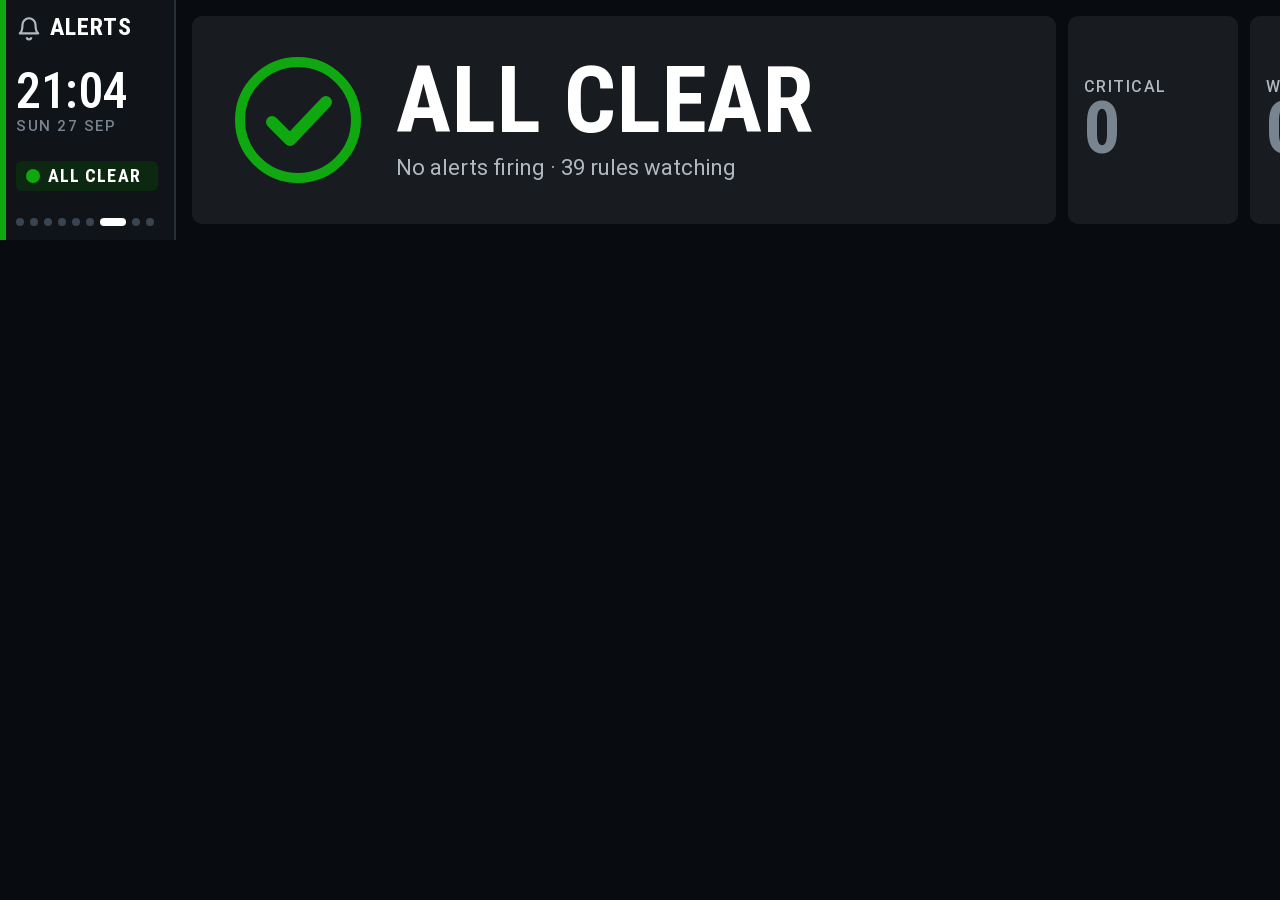
<file: design/screens/06-alerts-clear.html>
<!doctype html>
<html lang="en">
<head>
<meta charset="utf-8">
<title>Alerts</title>
<link rel="stylesheet" href="../tokens.css">
<style>
  .clear { flex: 1; flex-direction: row; align-items: center; gap: 32px; padding: 0 40px; }
  .clear .ico { width: 132px; height: 132px; flex: none; }
  .clear .big { font-family: var(--f-num); font-weight: 700; font-size: 92px; line-height: .9; letter-spacing: .01em; }
  .counts { display: flex; gap: 12px; }
  .count { width: 170px; justify-content: center; }
  .count .num { color: var(--ink-3); }
</style>
</head>
<body data-screen="alerts" data-status="ok">
<aside class="rail">
  <div class="rail-title">
    <svg viewBox="0 0 24 24" fill="none" stroke="currentColor" stroke-width="2" stroke-linejoin="round"><path d="M6 9a6 6 0 0 1 12 0c0 6 2.5 8 2.5 8h-17S6 15 6 9z"/><path d="M10 20.5a2 2 0 0 0 4 0"/></svg>
    <h1>Alerts</h1>
  </div>
  <div><div class="clock" data-clock></div><div class="date" data-date></div></div>
  <div class="badge" data-badge></div>
  <div class="dots" data-dots="9" data-on="6"></div>
</aside>

<main class="stage">
  <section class="tile clear" data-unless="alerts.unavailable">
    <svg class="ico" viewBox="0 0 132 132">
      <circle cx="66" cy="66" r="58" fill="none" stroke="var(--ok)" stroke-width="10"/>
      <path d="M40 68 58 86 94 48" fill="none" stroke="var(--ok)" stroke-width="12" stroke-linecap="round" stroke-linejoin="round"/>
    </svg>
    <div>
      <div class="big">ALL CLEAR</div>
      <div class="sub" style="font-size:22px; margin-top:12px">No alerts firing · <span data-bind="alerts.rules_total"></span> rules watching</div>
    </div>
  </section>
  <section class="tile clear" data-if="alerts.unavailable">
    <svg class="ico" viewBox="0 0 132 132">
      <circle cx="66" cy="66" r="58" fill="none" stroke="var(--ink-3)" stroke-width="10"/>
      <path d="M66 36v38M66 92v4" fill="none" stroke="var(--ink-3)" stroke-width="12" stroke-linecap="round"/>
    </svg>
    <div>
      <div class="big" style="color:var(--ink-2)">NO ALERT DATA</div>
      <div class="sub" style="font-size:22px; margin-top:12px">Grafana alert API unreachable · check the display's service-account token</div>
    </div>
  </section>
  <div class="counts" data-unless="alerts.unavailable">
    <section class="tile count"><div class="label">Critical</div><div class="num xl" data-bind="alerts.critical"></div></section>
    <section class="tile count"><div class="label">Warning</div><div class="num xl" data-bind="alerts.warning"></div></section>
  </div>
</main>

<script type="application/json" id="data">
{
  "clock": { "time": "21:04", "date": "Sun 27 Sep" },
  "alerts": { "critical": 0, "warning": 0, "rules_total": 39, "firing": [] }
}
</script>
<script src="../display.js"></script>
</body>
</html>
</file>
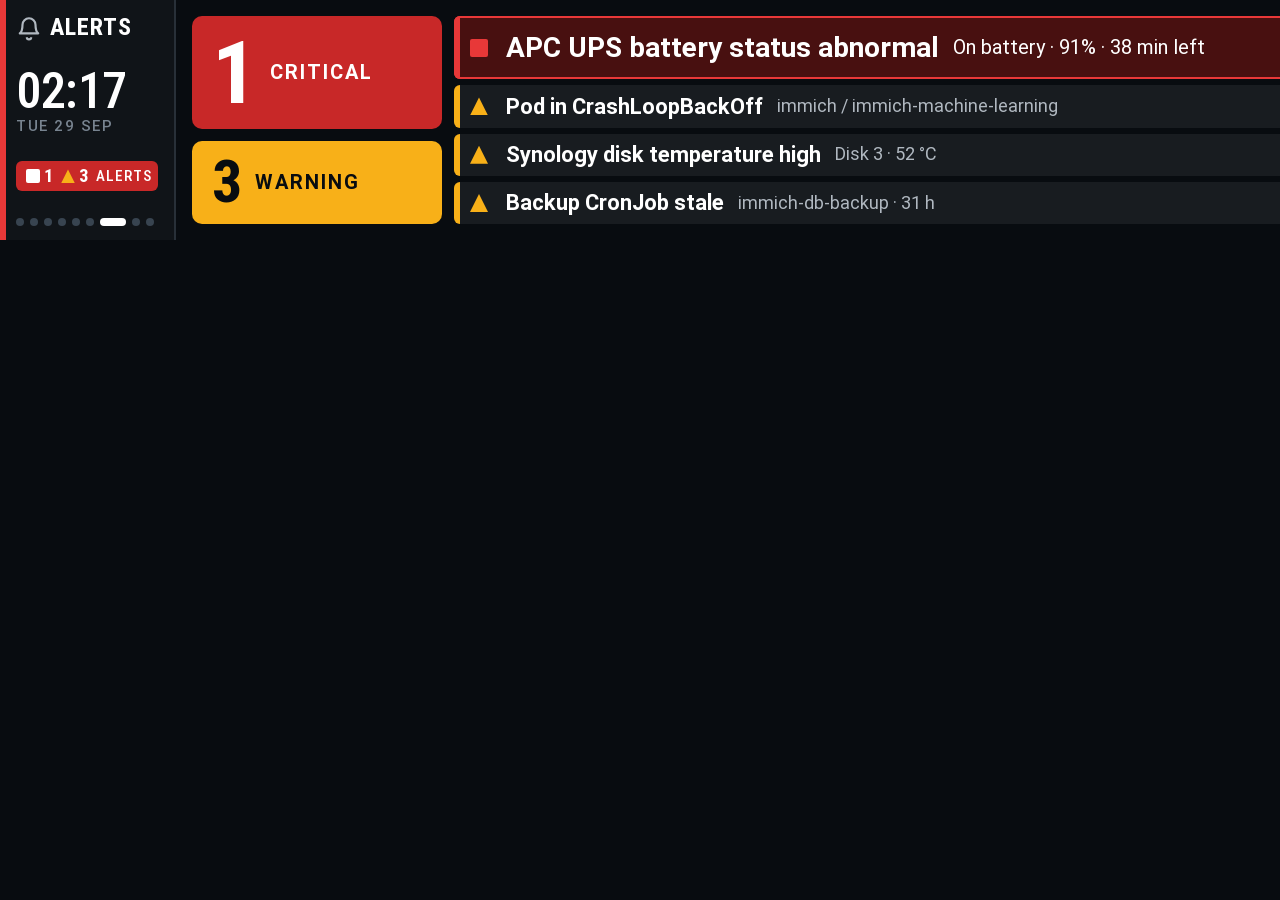
<file: design/screens/06b-alerts-firing.html>
<!doctype html>
<html lang="en">
<head>
<meta charset="utf-8">
<title>Alerts</title>
<link rel="stylesheet" href="../tokens.css">
<style>
  .sum { width: 250px; display: flex; flex-direction: column; gap: var(--gap); flex: none; }
  .blk { border-radius: var(--radius); display: flex; align-items: center; gap: 14px; padding: 0 20px; }
  .blk .num { font-size: 88px; }
  .blk .label { color: inherit; font-size: 20px; font-weight: 700; letter-spacing: .1em; }
  .blk.crit { flex: 1.35; background: var(--crit-solid); color: #fff; }
  .blk.warn { flex: 1; background: var(--warn); color: #080C10; }
  .blk.warn .num { font-size: 60px; }
  .blk[data-status="ok"] { background: var(--surface); color: var(--ink-3); }

  .list { flex: 1; display: flex; flex-direction: column; gap: 6px; min-width: 0; }
  .al { display: grid; grid-template-columns: 22px minmax(0, auto) 1fr auto; align-items: center; column-gap: 14px;
        background: var(--surface); border-radius: var(--radius-sm); padding: 0 18px 0 16px; flex: 1; position: relative; overflow: hidden; }
  .al::before { content: ""; position: absolute; left: 0; top: 0; bottom: 0; width: 6px; background: var(--warn); }
  .al .st { width: 18px; height: 18px; }
  .al .nm { font-size: 22px; font-weight: 700; white-space: nowrap; overflow: hidden; text-overflow: ellipsis; }
  .al .dt { font-size: 18px; color: var(--ink-2); white-space: nowrap; overflow: hidden; text-overflow: ellipsis; }
  .al .age { font-family: var(--f-num); font-weight: 700; font-size: 22px; color: var(--ink-2); }
  .al[data-sev="critical"] { flex: 1.5; background: var(--crit-bg); box-shadow: inset 0 0 0 2px var(--crit); }
  .al[data-sev="critical"]::before { background: var(--crit); }
  .al[data-sev="critical"] .nm { font-size: 28px; }
  .al[data-sev="critical"] .dt { color: var(--ink); font-size: 20px; }
  .al[data-sev="critical"] .age { color: var(--ink); font-size: 26px; }
  .al[data-sev="critical"] .st { background: var(--crit); border-radius: 2px; clip-path: none; }
  .al[data-sev="warning"] .st { background: var(--warn); clip-path: polygon(50% 0, 100% 100%, 0 100%); }
</style>
</head>
<body data-screen="alerts" data-status="crit">
<aside class="rail">
  <div class="rail-title">
    <svg viewBox="0 0 24 24" fill="none" stroke="currentColor" stroke-width="2" stroke-linejoin="round"><path d="M6 9a6 6 0 0 1 12 0c0 6 2.5 8 2.5 8h-17S6 15 6 9z"/><path d="M10 20.5a2 2 0 0 0 4 0"/></svg>
    <h1>Alerts</h1>
  </div>
  <div><div class="clock" data-clock></div><div class="date" data-date></div></div>
  <div class="badge" data-badge></div>
  <div class="dots" data-dots="9" data-on="6"></div>
</aside>

<main class="stage">
  <div class="sum">
    <div class="blk crit" data-bind="alerts.critical" data-fmt="none" data-crit=">0"><div class="num" data-bind="alerts.critical"></div><div class="label">Critical</div></div>
    <div class="blk warn" data-bind="alerts.warning" data-fmt="none" data-warn=">0"><div class="num" data-bind="alerts.warning"></div><div class="label">Warning</div></div>
  </div>
  <div class="list" data-list="alerts.firing" data-max-items="4">
    <template>
      <div class="al" data-attr-data-sev=".severity">
        <i class="st"></i>
        <div class="nm" data-bind=".name"></div>
        <div class="dt" data-bind=".summary"></div>
        <div class="age" data-bind=".for_s" data-fmt="age"></div>
      </div>
    </template>
  </div>
</main>

<script type="application/json" id="data">
{
  "clock": { "time": "02:17", "date": "Tue 29 Sep" },
  "alerts": {
    "critical": 1, "warning": 3, "rules_total": 39,
    "firing": [
      { "severity": "critical", "name": "APC UPS battery status abnormal", "summary": "On battery · 91% · 38 min left", "for_s": 240 },
      { "severity": "warning",  "name": "Pod in CrashLoopBackOff", "summary": "immich / immich-machine-learning", "for_s": 1500 },
      { "severity": "warning",  "name": "Synology disk temperature high", "summary": "Disk 3 · 52 °C", "for_s": 3900 },
      { "severity": "warning",  "name": "Backup CronJob stale", "summary": "immich-db-backup · 31 h", "for_s": 18000 }
    ]
  }
}
</script>
<script src="../display.js"></script>
</body>
</html>
</file>
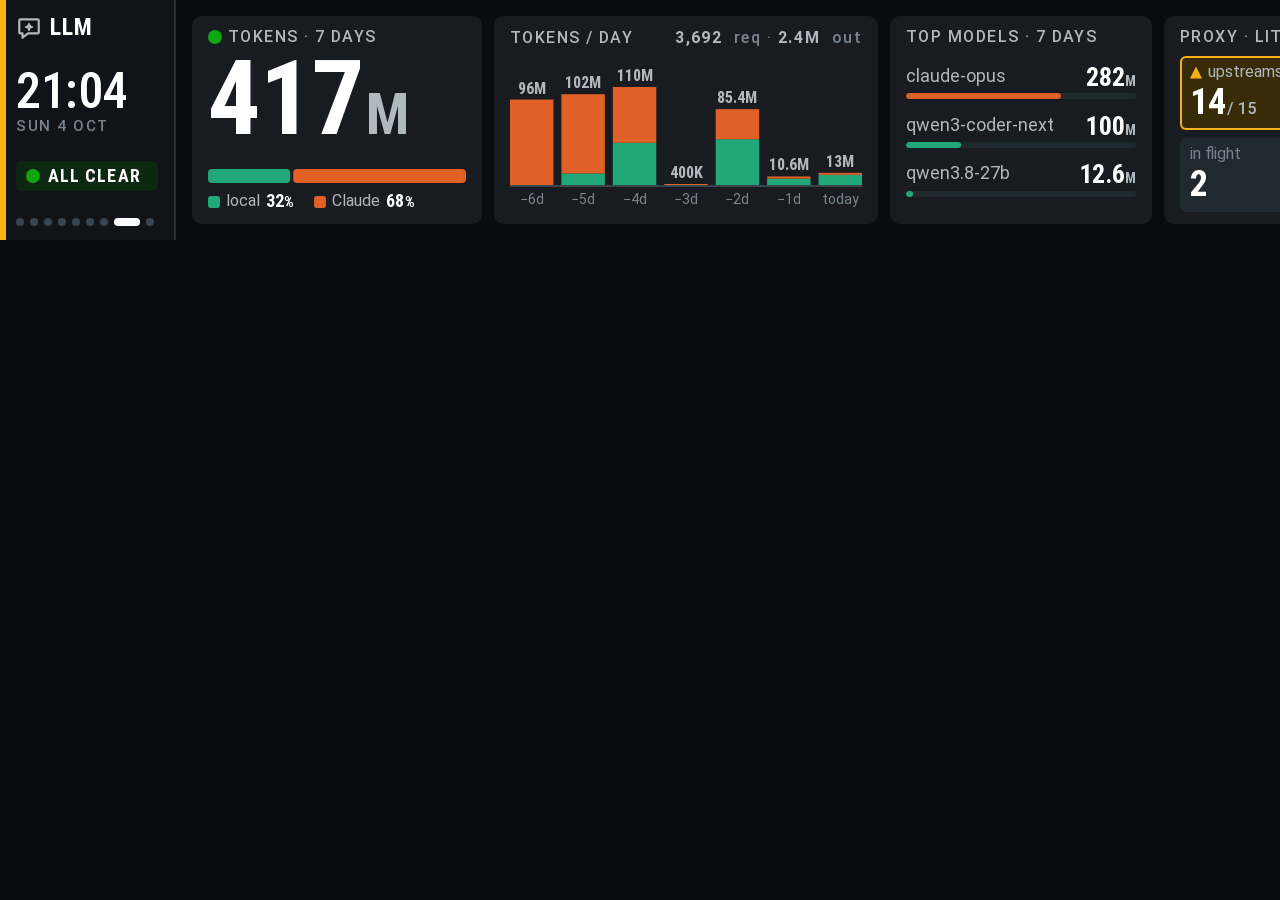
<file: design/screens/07-llm.html>
<!doctype html>
<html lang="en">
<head>
<meta charset="utf-8">
<title>LLM</title>
<link rel="stylesheet" href="../tokens.css">
<style>
  .vol { width: 290px; }
  .vol .num.hero { margin-top: 6px; }
  .vol .legend { display: flex; gap: 20px; margin-top: 8px; }
  .vol .legend .sub { display: flex; align-items: center; gap: 6px; font-size: 16px; }
  .vol .legend b { color: var(--ink); font-family: var(--f-num); font-size: 18px; }
  .vol .legend b .unit { font-size: .8em; }

  .chart { flex: 1; }
  .chart .head { display: flex; gap: 12px; justify-content: space-between; align-items: center; height: 20px; margin-bottom: 8px; }
  .chart .head b { color: var(--ink-2); font-weight: 600; }

  .models { width: 262px; }
  .models .list { flex: 1; display: flex; flex-direction: column; justify-content: space-evenly; padding-top: 4px; }
  .models .it { display: grid; grid-template-columns: 1fr auto; column-gap: 8px; row-gap: 4px; }
  .models .it .nm { font-size: 18px; color: var(--ink-2); }
  .models .it .num { font-size: 26px; text-align: right; }
  .models .it .meter { grid-column: 1 / -1; height: 6px; }
  .models .it .meter > i { background: var(--c-2); }
  .models .it[data-kind="local"] .meter > i { background: var(--c-3); }
  .models .none { margin-top: 12px; }

  .health { width: 256px; }
  .health .g { display: grid; grid-template-columns: 1fr 1fr; gap: 8px; margin-top: 10px; flex: 1; }
  .cell { background: var(--surface-2); border-radius: var(--radius-sm); padding: 7px 10px 0; display: flex; flex-direction: column; gap: 4px; }
  .cell .caption { display: flex; align-items: center; gap: 6px; }
  .cell .st { width: 12px; height: 12px; }
  .cell[data-status="warn"] { background: var(--warn-bg); box-shadow: inset 0 0 0 2px var(--warn); }
  .cell[data-status="crit"] { background: var(--crit-bg); box-shadow: inset 0 0 0 2px var(--crit); }
  .cell[data-status="ok"] .st   { background: var(--ok); border-radius: 50%; clip-path: none; }
  .cell[data-status="warn"] .st { background: var(--warn); border-radius: 0; clip-path: polygon(50% 0, 100% 100%, 0 100%); }
  .cell[data-status="crit"] .st { background: var(--crit); border-radius: 2px; clip-path: none; }
  .cell[data-status="warn"] .caption, .cell[data-status="crit"] .caption { color: var(--ink-2); }
  .cell .num.md .unit { font-size: .46em; }
</style>
</head>
<body data-screen="llm" data-status="warn">
<aside class="rail">
  <div class="rail-title">
    <svg viewBox="0 0 24 24" fill="none" stroke="currentColor" stroke-width="2" stroke-linejoin="round"><path d="M4 4h16a1 1 0 0 1 1 1v11a1 1 0 0 1-1 1h-9l-5 4v-4H4a1 1 0 0 1-1-1V5a1 1 0 0 1 1-1z"/><path d="M12 7.5l1.1 2.4 2.4 1.1-2.4 1.1-1.1 2.4-1.1-2.4-2.4-1.1 2.4-1.1z" fill="currentColor" stroke-width="1"/></svg>
    <h1>LLM</h1>
  </div>
  <div><div class="clock" data-clock></div><div class="date" data-date></div></div>
  <div class="badge" data-badge></div>
  <div class="dots" data-dots="9" data-on="7"></div>
</aside>

<main class="stage">
  <!-- volume: total tokens processed in 7 days, split local vs Claude subscription -->
  <section class="tile vol">
    <div class="label"><i class="st" data-bind="llm.up" data-fmt="none" data-crit="<1"></i>Tokens · 7 days</div>
    <div class="num hero" data-bind="llm.tokens_7d" data-fmt="compact"></div>
    <svg width="258" height="14" style="margin-top:auto" data-chart="stack"
         data-bind="llm.tokens_local_7d,llm.tokens_cloud_7d" data-colors="--c-3,--c-2"></svg>
    <div class="legend">
      <div class="sub"><i class="sw c3"></i>local <b data-bind="llm.local_pct_7d" data-fmt="pct"></b></div>
      <div class="sub"><i class="sw c2"></i>Claude <b data-bind="llm.cloud_pct_7d" data-fmt="pct"></b></div>
    </div>
  </section>

  <!-- shape of the week: daily tokens, stacked local (bottom) + Claude; today's bar = partial day -->
  <section class="tile chart">
    <div class="head">
      <div class="label">Tokens / day</div>
      <div class="label muted" style="text-transform:none"><b data-bind="llm.requests_7d" data-fmt="int"></b>&nbsp;req · <b data-bind="llm.output_tokens_7d" data-fmt="compact"></b>&nbsp;out</div>
    </div>
    <svg width="352" height="150" data-chart="stackbars"
         data-bind="llm.tokens_local_1d_7d,llm.tokens_cloud_1d_7d" data-colors="--c-3,--c-2"
         data-values="1" data-xlabels="−6d,−5d,−4d,−3d,−2d,−1d,today"></svg>
  </section>

  <!-- top requested models (aliases) by tokens; bar = share of 7-day total, colour = where it ran -->
  <section class="tile models">
    <div class="label">Top models · 7 days</div>
    <div class="caption none" data-unless="llm.requests_7d">No requests in the last 7 days</div>
    <div class="list" data-list="llm.top_models" data-max-items="3">
      <template>
        <div class="it" data-attr-data-kind=".kind">
          <span class="nm ell" data-bind=".name"></span>
          <span class="num" data-bind=".tokens" data-fmt="compact"></span>
          <div class="meter" data-bind=".pct"><i></i></div>
        </div>
      </template>
    </div>
  </section>

  <!-- proxy health -->
  <section class="tile health">
    <div class="label">Proxy · LiteLLM</div>
    <div class="g">
      <div class="cell">
        <div class="caption"><i class="st" data-bind="llm.upstream_state_max" data-fmt="none" data-warn=">0" data-crit=">1" data-status-on=".cell"></i>upstreams</div>
        <div class="num md"><span data-bind="llm.upstreams_ok"></span><span class="unit">/ <span data-bind="llm.upstreams_total"></span></span></div>
      </div>
      <div class="cell">
        <div class="caption"><i class="st" data-bind="llm.fail_pct_7d" data-fmt="none" data-warn=">5" data-crit=">25" data-status-on=".cell"></i>failed · 7 d</div>
        <div class="num md" data-bind="llm.failed_7d" data-fmt="int"></div>
      </div>
      <div class="cell">
        <div class="caption">in flight</div>
        <div class="num md" data-bind="llm.in_flight" data-fmt="int"></div>
      </div>
      <div class="cell">
        <div class="caption">local speed</div>
        <div class="num md"><span data-bind="llm.gen_tps_local_7d" data-fmt="int"></span><span class="unit">tok/s</span></div>
      </div>
    </div>
  </section>
</main>

<script type="application/json" id="data">
{
  "clock": { "time": "21:04", "date": "Sun 4 Oct" },
  "alerts": { "critical": 0, "warning": 0 },
  "llm": {
    "up": 1,
    "tokens_7d": 417400000, "tokens_local_7d": 134600000, "tokens_cloud_7d": 282800000,
    "local_pct_7d": 32.2, "cloud_pct_7d": 67.8,
    "output_tokens_7d": 2410000, "requests_7d": 3692,
    "tokens_local_1d_7d": [0, 14000000, 48000000, 0, 52000000, 8200000, 12400000],
    "tokens_cloud_1d_7d": [96000000, 88000000, 62000000, 400000, 33400000, 2400000, 600000],
    "top_models": [
      { "name": "claude-opus", "tokens": 282000000, "pct": 67.6, "kind": "cloud" },
      { "name": "qwen3-coder-next", "tokens": 100000000, "pct": 24.0, "kind": "local" },
      { "name": "qwen3.8-27b", "tokens": 12600000, "pct": 3.0, "kind": "local" }
    ],
    "upstreams_ok": 14, "upstreams_total": 15, "upstream_state_max": 1,
    "failed_7d": 119, "fail_pct_7d": 3.2,
    "in_flight": 2,
    "gen_tps_local_7d": 41
  }
}
</script>
<script src="../display.js"></script>
</body>
</html>
</file>
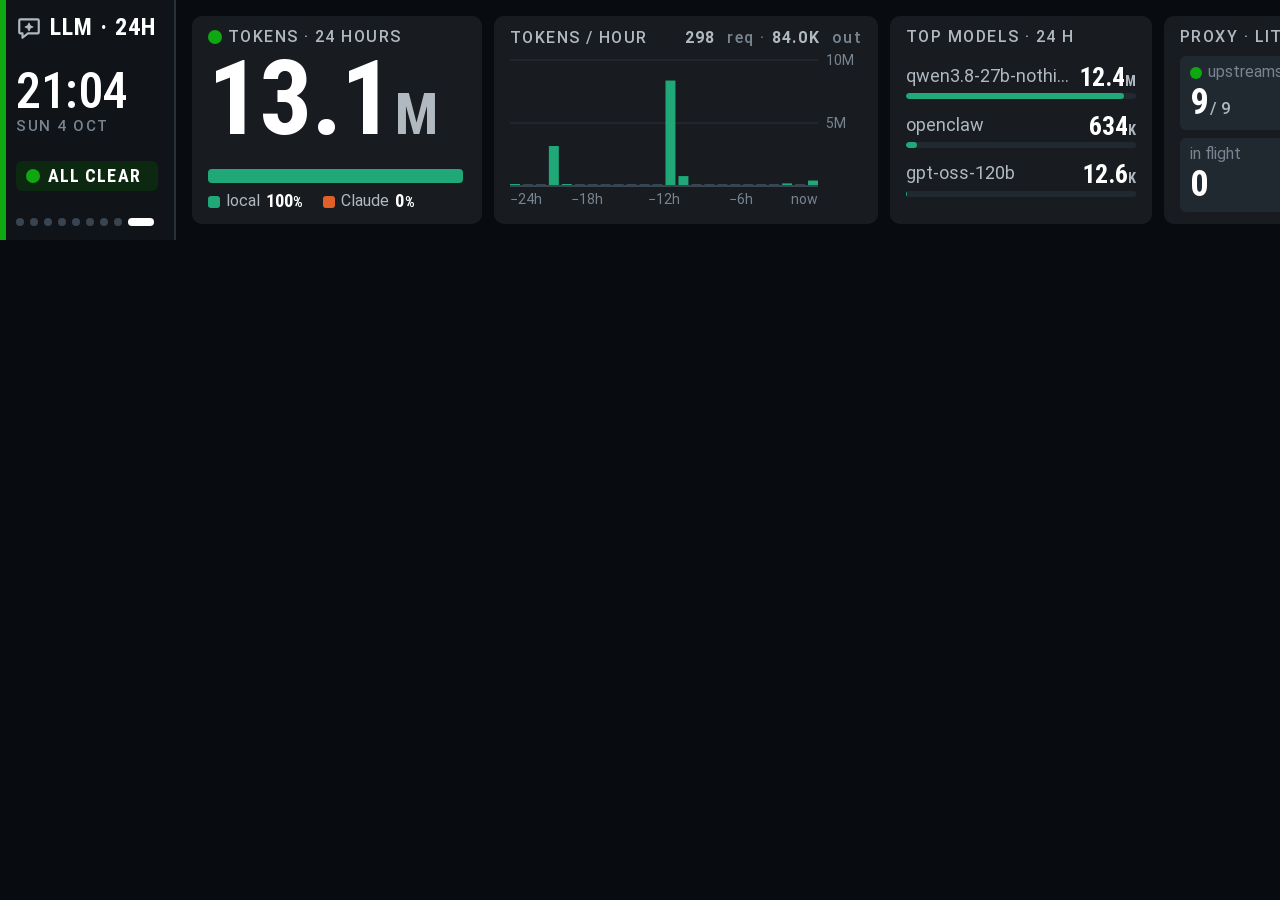
<file: design/screens/07b-llm-24h.html>
<!doctype html>
<html lang="en">
<head>
<meta charset="utf-8">
<title>LLM · 24 h</title>
<link rel="stylesheet" href="../tokens.css">
<style>
  .vol { width: 290px; }
  .vol .num.hero { margin-top: 6px; }
  .vol .legend { display: flex; gap: 20px; margin-top: 8px; }
  .vol .legend .sub { display: flex; align-items: center; gap: 6px; font-size: 16px; }
  .vol .legend b { color: var(--ink); font-family: var(--f-num); font-size: 18px; }
  .vol .legend b .unit { font-size: .8em; }

  .chart { flex: 1; }
  .chart .head { display: flex; gap: 12px; justify-content: space-between; align-items: center; height: 20px; margin-bottom: 8px; }
  .chart .head b { color: var(--ink-2); font-weight: 600; }

  .models { width: 262px; }
  .models .list { flex: 1; display: flex; flex-direction: column; justify-content: space-evenly; padding-top: 4px; }
  .models .it { display: grid; grid-template-columns: 1fr auto; column-gap: 8px; row-gap: 4px; }
  .models .it .nm { font-size: 18px; color: var(--ink-2); }
  .models .it .num { font-size: 26px; text-align: right; }
  .models .it .meter { grid-column: 1 / -1; height: 6px; }
  .models .it .meter > i { background: var(--c-2); }
  .models .it[data-kind="local"] .meter > i { background: var(--c-3); }
  .models .none { margin-top: 12px; }

  .health { width: 256px; }
  .health .g { display: grid; grid-template-columns: 1fr 1fr; gap: 8px; margin-top: 10px; flex: 1; }
  .cell { background: var(--surface-2); border-radius: var(--radius-sm); padding: 7px 10px 0; display: flex; flex-direction: column; gap: 4px; }
  .cell .caption { display: flex; align-items: center; gap: 6px; }
  .cell .st { width: 12px; height: 12px; }
  .cell[data-status="warn"] { background: var(--warn-bg); box-shadow: inset 0 0 0 2px var(--warn); }
  .cell[data-status="crit"] { background: var(--crit-bg); box-shadow: inset 0 0 0 2px var(--crit); }
  .cell[data-status="ok"] .st   { background: var(--ok); border-radius: 50%; clip-path: none; }
  .cell[data-status="warn"] .st { background: var(--warn); border-radius: 0; clip-path: polygon(50% 0, 100% 100%, 0 100%); }
  .cell[data-status="crit"] .st { background: var(--crit); border-radius: 2px; clip-path: none; }
  .cell[data-status="warn"] .caption, .cell[data-status="crit"] .caption { color: var(--ink-2); }
  .cell .num.md .unit { font-size: .46em; }
</style>
</head>
<body data-screen="llm" data-status="ok">
<aside class="rail">
  <div class="rail-title">
    <svg viewBox="0 0 24 24" fill="none" stroke="currentColor" stroke-width="2" stroke-linejoin="round"><path d="M4 4h16a1 1 0 0 1 1 1v11a1 1 0 0 1-1 1h-9l-5 4v-4H4a1 1 0 0 1-1-1V5a1 1 0 0 1 1-1z"/><path d="M12 7.5l1.1 2.4 2.4 1.1-2.4 1.1-1.1 2.4-1.1-2.4-2.4-1.1 2.4-1.1z" fill="currentColor" stroke-width="1"/></svg>
    <h1>LLM · 24h</h1>
  </div>
  <div><div class="clock" data-clock></div><div class="date" data-date></div></div>
  <div class="badge" data-badge></div>
  <div class="dots" data-dots="9" data-on="8"></div>
</aside>

<main class="stage">
  <!-- volume: total tokens processed in the last 24 h, split local vs Claude subscription -->
  <section class="tile vol">
    <div class="label"><i class="st" data-bind="llm.up" data-fmt="none" data-crit="<1"></i>Tokens · 24 hours</div>
    <div class="num hero" data-bind="llm.tokens_24h" data-fmt="compact"></div>
    <svg width="258" height="14" style="margin-top:auto" data-chart="stack"
         data-bind="llm.tokens_local_24h,llm.tokens_cloud_24h" data-colors="--c-3,--c-2"></svg>
    <div class="legend">
      <div class="sub"><i class="sw c3"></i>local <b data-bind="llm.local_pct_24h" data-fmt="pct"></b></div>
      <div class="sub"><i class="sw c2"></i>Claude <b data-bind="llm.cloud_pct_24h" data-fmt="pct"></b></div>
    </div>
  </section>

  <!-- shape of the day: hourly tokens, stacked local (bottom) + Claude; rightmost bar = last hour -->
  <section class="tile chart">
    <div class="head">
      <div class="label">Tokens / hour</div>
      <div class="label muted" style="text-transform:none"><b data-bind="llm.requests_24h" data-fmt="int"></b>&nbsp;req · <b data-bind="llm.output_tokens_24h" data-fmt="compact"></b>&nbsp;out</div>
    </div>
    <svg width="352" height="150" data-chart="stackbars"
         data-bind="llm.tokens_local_1h_24h,llm.tokens_cloud_1h_24h" data-colors="--c-3,--c-2"
         data-axis-w="44" data-xlabels="−24h,−18h,−12h,−6h,now"></svg>
  </section>

  <!-- top requested models (aliases) by tokens; bar = share of 24 h total, colour = where it ran -->
  <section class="tile models">
    <div class="label">Top models · 24 h</div>
    <div class="caption none" data-unless="llm.requests_24h">No requests in the last 24 hours</div>
    <div class="list" data-list="llm.top_models_24h" data-max-items="3">
      <template>
        <div class="it" data-attr-data-kind=".kind">
          <span class="nm ell" data-bind=".name"></span>
          <span class="num" data-bind=".tokens" data-fmt="compact"></span>
          <div class="meter" data-bind=".pct"><i></i></div>
        </div>
      </template>
    </div>
  </section>

  <!-- proxy health -->
  <section class="tile health">
    <div class="label">Proxy · LiteLLM</div>
    <div class="g">
      <div class="cell">
        <div class="caption"><i class="st" data-bind="llm.upstream_state_max" data-fmt="none" data-warn=">0" data-crit=">1" data-status-on=".cell"></i>upstreams</div>
        <div class="num md"><span data-bind="llm.upstreams_ok"></span><span class="unit">/ <span data-bind="llm.upstreams_total"></span></span></div>
      </div>
      <div class="cell">
        <div class="caption"><i class="st" data-bind="llm.fail_pct_24h" data-fmt="none" data-warn=">5" data-crit=">25" data-status-on=".cell"></i>failed · 24 h</div>
        <div class="num md" data-bind="llm.failed_24h" data-fmt="int"></div>
      </div>
      <div class="cell">
        <div class="caption">in flight</div>
        <div class="num md" data-bind="llm.in_flight" data-fmt="int"></div>
      </div>
      <div class="cell">
        <div class="caption">local speed</div>
        <div class="num md"><span data-bind="llm.gen_tps_local_24h" data-fmt="int"></span><span class="unit">tok/s</span></div>
      </div>
    </div>
  </section>
</main>

<script type="application/json" id="data">
{
  "clock": { "time": "21:04", "date": "Sun 4 Oct" },
  "alerts": { "critical": 0, "warning": 0 },
  "llm": {
    "up": 1,
    "tokens_24h": 13100000, "tokens_local_24h": 13100000, "tokens_cloud_24h": 0,
    "local_pct_24h": 100, "cloud_pct_24h": 0,
    "output_tokens_24h": 84000, "requests_24h": 298,
    "tokens_local_1h_24h": [13000, 0, 0, 3174000, 73000, 0, 0, 0, 0, 0, 0, 0, 8369000, 785000, 0, 0, 0, 0, 0, 0, 0, 207000, 0, 432000],
    "tokens_cloud_1h_24h": [0, 0, 0, 0, 0, 0, 0, 0, 0, 0, 0, 0, 0, 0, 0, 0, 0, 0, 0, 0, 0, 0, 0, 0],
    "top_models_24h": [
      { "name": "qwen3.8-27b-nothink", "tokens": 12400000, "pct": 94.7, "kind": "local" },
      { "name": "openclaw", "tokens": 634000, "pct": 4.8, "kind": "local" },
      { "name": "gpt-oss-120b", "tokens": 12600, "pct": 0.1, "kind": "local" }
    ],
    "upstreams_ok": 9, "upstreams_total": 9, "upstream_state_max": 0,
    "failed_24h": 0, "fail_pct_24h": 0,
    "in_flight": 0,
    "gen_tps_local_24h": 87
  }
}
</script>
<script src="../display.js"></script>
</body>
</html>
</file>
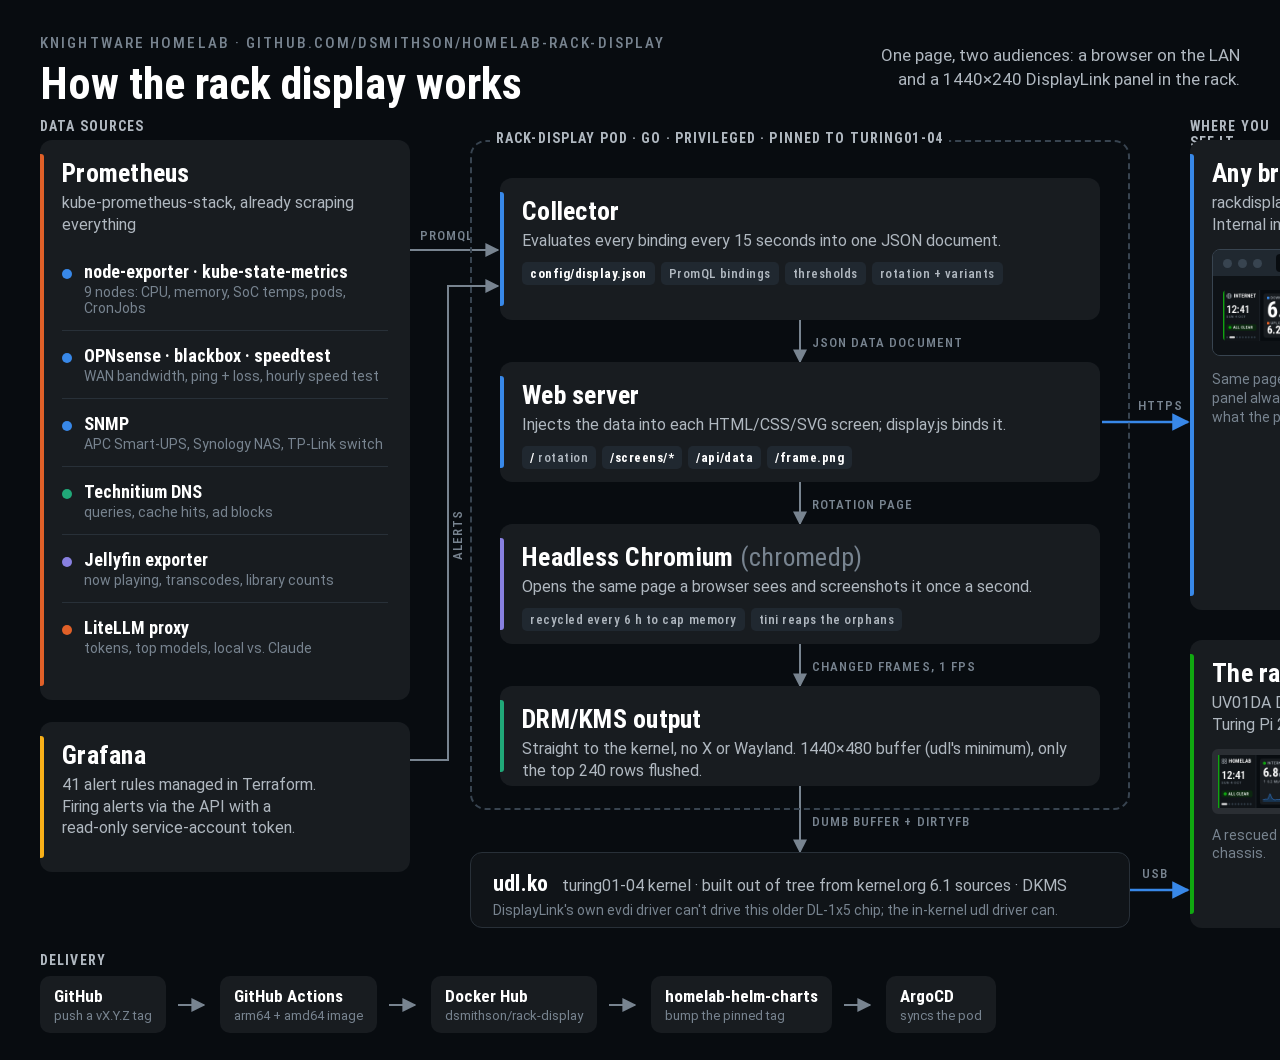
<file: docs/images/architecture.html>
<!doctype html>
<html><head><meta charset="utf-8">
<title>Rack display architecture</title>
<style>
@font-face { font-family: "RD Sans"; src: url("../../design/fonts/Roboto-Regular.ttf"); font-weight: 400; }
@font-face { font-family: "RD Sans"; src: url("../../design/fonts/Roboto-Medium.ttf"); font-weight: 500; }
@font-face { font-family: "RD Sans"; src: url("../../design/fonts/Roboto-Bold.ttf"); font-weight: 700; }
@font-face { font-family: "RD Cond"; src: url("../../design/fonts/RobotoCondensed-Regular.ttf"); font-weight: 400; }
@font-face { font-family: "RD Cond"; src: url("../../design/fonts/RobotoCondensed-Medium.ttf"); font-weight: 500; }
@font-face { font-family: "RD Cond"; src: url("../../design/fonts/RobotoCondensed-Bold.ttf"); font-weight: 700; }
:root {
  --bg:#080C10; --rail:#101418; --surface:#181C20; --surface-2:#202830; --line:#283038; --line-2:#384450;
  --ink:#FFFFFF; --ink-2:#B0B8C0; --ink-3:#788490;
  --c-1:#3888E8; --c-2:#E06028; --c-3:#20A878; --c-4:#8880E0; --ok:#10A810; --warn:#F8B018;
}
* { box-sizing: border-box; margin: 0; padding: 0; }
html, body { width: 1600px; height: 1060px; background: var(--bg); color: var(--ink); font-family: "RD Sans"; overflow: hidden; }
.abs { position: absolute; }
.eyebrow { font: 500 15px "RD Cond"; letter-spacing: .14em; text-transform: uppercase; color: var(--ink-3); }
.card { position: absolute; background: var(--surface); border-radius: 12px; padding: 18px 22px; }
.card h3 { font: 700 26px "RD Cond"; letter-spacing: .01em; }
.card .sub { font: 400 16px "RD Sans"; color: var(--ink-2); margin-top: 4px; line-height: 1.35; }
.accent { position: absolute; left: 0; top: 14px; bottom: 14px; width: 4px; border-radius: 0 3px 3px 0; }
.chips { display: flex; flex-wrap: wrap; gap: 6px; margin-top: 10px; }
.chip { font: 500 13px "RD Cond"; letter-spacing: .04em; color: var(--ink-2); background: var(--surface-2); border-radius: 5px; padding: 4px 8px; }
.chip b { color: var(--ink); font-weight: 700; }
.src { display: grid; grid-template-columns: 12px 1fr; column-gap: 10px; align-items: baseline; padding: 14px 0; border-top: 1px solid var(--line); }
.src:first-of-type { border-top: 0; }
.src i { width: 10px; height: 10px; border-radius: 50%; display: inline-block; transform: translateY(1px); }
.src .n { font: 700 18px "RD Cond"; }
.src .d { grid-column: 2; font: 400 14px "RD Sans"; color: var(--ink-3); margin-top: 2px; }
.pod { position: absolute; border: 2px dashed var(--line-2); border-radius: 16px; }
.lbl { position: absolute; font: 700 14px "RD Cond"; letter-spacing: .08em; text-transform: uppercase; color: var(--ink-2); background: var(--bg); padding: 0 6px; }
.thumb { display: block; width: 100%; border-radius: 4px; }
.bezel { background: #000; border: 6px solid #2a2e33; border-radius: 6px; padding: 0; margin-top: 14px; }
.browser { border: 1px solid var(--line-2); border-radius: 8px; overflow: hidden; margin-top: 14px; }
.browser .bar { height: 26px; background: var(--surface-2); display: flex; align-items: center; gap: 6px; padding: 0 10px; }
.browser .bar span { width: 9px; height: 9px; border-radius: 50%; background: var(--line-2); }
.browser .bar em { font: 400 12px "RD Sans"; font-style: normal; color: var(--ink-3); margin-left: 8px; background: var(--bg); border-radius: 4px; padding: 2px 10px; }
.browser .page { background: #0e1216; padding: 14px 10px; }
.step { position: absolute; display: flex; align-items: center; gap: 10px; }
.pill { background: var(--surface); border-radius: 10px; padding: 10px 14px; }
.pill .t { font: 700 17px "RD Cond"; }
.pill .s { font: 400 13px "RD Sans"; color: var(--ink-3); margin-top: 2px; }
.num { position: absolute; width: 28px; height: 28px; border-radius: 50%; font: 700 15px "RD Cond"; display: grid; place-items: center; color: var(--bg); }
svg { position: absolute; left: 0; top: 0; }
.alabel { font: 500 13px "RD Cond"; letter-spacing: .08em; fill: var(--ink-3); text-transform: uppercase; }
</style></head>
<body>

<!-- Header -->
<div class="abs" style="left:40px; top:34px">
  <div class="eyebrow">Knightware homelab · github.com/dsmithson/homelab-rack-display</div>
  <div style="font: 700 44px 'RD Cond'; margin-top: 6px">How the rack display works</div>
</div>
<div class="abs" style="right:40px; top:44px; text-align:right">
  <div style="font: 400 17px 'RD Sans'; color: var(--ink-2); line-height:1.4">One page, two audiences: a browser on the LAN<br>and a 1440×240 DisplayLink panel in the rack.</div>
</div>

<!-- Arrows -->
<svg width="1600" height="1060" viewBox="0 0 1600 1060">
  <defs>
    <marker id="a" viewBox="0 0 10 10" refX="9" refY="5" markerWidth="7" markerHeight="7" orient="auto-start-reverse"><path d="M0,0 L10,5 L0,10 z" fill="#788490"/></marker>
    <marker id="ab" viewBox="0 0 10 10" refX="9" refY="5" markerWidth="7" markerHeight="7" orient="auto-start-reverse"><path d="M0,0 L10,5 L0,10 z" fill="#3888E8"/></marker>
  </defs>
  <g fill="none" stroke="#788490" stroke-width="2">
    <!-- Prometheus -> collector -->
    <path d="M410 250 H498" marker-end="url(#a)"/>
    <!-- Grafana -> collector -->
    <path d="M410 760 H448 V286 H498" marker-end="url(#a)"/>
    <!-- collector -> server -->
    <path d="M800 320 V362" marker-end="url(#a)"/>
    <!-- server -> chromium -->
    <path d="M800 482 V524" marker-end="url(#a)"/>
    <!-- chromium -> drm -->
    <path d="M800 644 V686" marker-end="url(#a)"/>
    <!-- drm -> udl -->
    <path d="M800 786 V852" marker-end="url(#a)"/>
  </g>
  <g fill="none" stroke="#3888E8" stroke-width="2.5">
    <!-- server -> browser -->
    <path d="M1102 422 H1188" marker-end="url(#ab)"/>
    <!-- udl -> panel -->
    <path d="M1102 890 H1188" marker-end="url(#ab)"/>
  </g>
  <text class="alabel" x="420" y="240">PromQL</text>
  <text class="alabel" x="0" y="0" transform="translate(462 560) rotate(-90)">alerts</text>
  <text class="alabel" x="812" y="347">JSON data document</text>
  <text class="alabel" x="812" y="509">rotation page</text>
  <text class="alabel" x="812" y="671">changed frames, 1 fps</text>
  <text class="alabel" x="812" y="826">dumb buffer + DIRTYFB</text>
  <text class="alabel" x="1138" y="410">HTTPS</text>
  <text class="alabel" x="1142" y="878">USB</text>
</svg>

<!-- Column A: sources -->
<div class="lbl" style="left:34px; top:118px">Data sources</div>
<div class="card" style="left:40px; top:140px; width:370px; height:560px">
  <div class="accent" style="background: var(--c-2)"></div>
  <h3>Prometheus</h3>
  <div class="sub">kube-prometheus-stack, already scraping everything</div>
  <div style="margin-top:12px">
    <div class="src"><i style="background:var(--c-1)"></i><div><div class="n">node-exporter · kube-state-metrics</div></div><div class="d">9 nodes: CPU, memory, SoC temps, pods, CronJobs</div></div>
    <div class="src"><i style="background:var(--c-1)"></i><div class="n">OPNsense · blackbox · speedtest</div><div class="d">WAN bandwidth, ping + loss, hourly speed test</div></div>
    <div class="src"><i style="background:var(--c-1)"></i><div class="n">SNMP</div><div class="d">APC Smart-UPS, Synology NAS, TP-Link switch</div></div>
    <div class="src"><i style="background:var(--c-3)"></i><div class="n">Technitium DNS</div><div class="d">queries, cache hits, ad blocks</div></div>
    <div class="src"><i style="background:var(--c-4)"></i><div class="n">Jellyfin exporter</div><div class="d">now playing, transcodes, library counts</div></div>
    <div class="src"><i style="background:var(--c-2)"></i><div class="n">LiteLLM proxy</div><div class="d">tokens, top models, local vs. Claude</div></div>
  </div>
</div>
<div class="card" style="left:40px; top:722px; width:370px; height:150px">
  <div class="accent" style="background: var(--warn)"></div>
  <h3>Grafana</h3>
  <div class="sub">41 alert rules managed in Terraform.<br>Firing alerts via the API with a<br>read-only service-account token.</div>
</div>

<!-- Column B: the pod -->
<div class="pod" style="left:470px; top:140px; width:660px; height:670px"></div>
<div class="lbl" style="left:490px; top:130px">rack-display pod · Go · privileged · pinned to turing01-04</div>

<div class="card" style="left:500px; top:178px; width:600px; height:142px">
  <div class="accent" style="background: var(--c-1)"></div>
  <h3>Collector</h3>
  <div class="sub">Evaluates every binding every 15 seconds into one JSON document.</div>
  <div class="chips"><span class="chip"><b>config/display.json</b></span><span class="chip">PromQL bindings</span><span class="chip">thresholds</span><span class="chip">rotation + variants</span></div>
</div>
<div class="card" style="left:500px; top:362px; width:600px; height:120px">
  <div class="accent" style="background: var(--c-1)"></div>
  <h3>Web server</h3>
  <div class="sub">Injects the data into each HTML/CSS/SVG screen; display.js binds it.</div>
  <div class="chips"><span class="chip"><b>/</b> rotation</span><span class="chip"><b>/screens/*</b></span><span class="chip"><b>/api/data</b></span><span class="chip"><b>/frame.png</b></span></div>
</div>
<div class="card" style="left:500px; top:524px; width:600px; height:120px">
  <div class="accent" style="background: var(--c-4)"></div>
  <h3>Headless Chromium <span style="font-weight:400; color:var(--ink-3)">(chromedp)</span></h3>
  <div class="sub">Opens the same page a browser sees and screenshots it once a second.</div>
  <div class="chips"><span class="chip">recycled every 6 h to cap memory</span><span class="chip">tini reaps the orphans</span></div>
</div>
<div class="card" style="left:500px; top:686px; width:600px; height:100px">
  <div class="accent" style="background: var(--c-3)"></div>
  <h3>DRM/KMS output</h3>
  <div class="sub">Straight to the kernel, no X or Wayland. 1440×480 buffer (udl's minimum), only the top 240 rows flushed.</div>
</div>

<!-- Kernel strip -->
<div class="card" style="left:470px; top:852px; width:660px; height:76px; background: var(--rail); border: 1px solid var(--line)">
  <div style="display:flex; align-items:baseline; gap:14px">
    <h3 style="font-size:22px">udl.ko</h3>
    <div class="sub" style="margin:0">turing01-04 kernel · built out of tree from kernel.org 6.1 sources · DKMS</div>
  </div>
  <div class="sub" style="margin-top:4px; color:var(--ink-3); font-size:14px">DisplayLink's own evdi driver can't drive this older DL-1x5 chip; the in-kernel udl driver can.</div>
</div>

<!-- Column C: outputs -->
<div class="lbl" style="left:1184px; top:118px">Where you see it</div>
<div class="card" style="left:1190px; top:140px; width:370px; height:470px">
  <div class="accent" style="background: var(--c-1)"></div>
  <h3>Any browser on the LAN</h3>
  <div class="sub">rackdisplay.int.knightware.net<br>Internal ingress only, scales to fit any window.</div>
  <div class="browser">
    <div class="bar"><span></span><span></span><span></span><em>rackdisplay.int.knightware.net</em></div>
    <div class="page"><img class="thumb" src="./01-internet.png"></div>
  </div>
  <div class="sub" style="margin-top:14px; color:var(--ink-3); font-size:14px">Same page, same data, so the web view and the panel always match. /frame.png shows exactly what the panel shows.</div>
</div>
<div class="card" style="left:1190px; top:640px; width:370px; height:288px">
  <div class="accent" style="background: var(--ok)"></div>
  <h3>The rack panel</h3>
  <div class="sub">UV01DA DisplayLink · 1440×240 · USB<br>Turing Pi 2 board · RK1 node 4</div>
  <div class="bezel"><img class="thumb" style="border-radius:0" src="./00-overview.png"></div>
  <div class="sub" style="margin-top:12px; color:var(--ink-3); font-size:14px">A rescued prototype front panel, still in its 1RU chassis.</div>
</div>

<!-- Delivery strip -->
<div class="lbl" style="left:34px; top:952px">Delivery</div>
<div class="step" style="left:40px; top:976px">
  <div class="pill"><div class="t">GitHub</div><div class="s">push a vX.Y.Z tag</div></div>
  <svg style="position:static" width="34" height="14"><path d="M2 7 H28" stroke="#788490" stroke-width="2" marker-end="url(#a)"/></svg>
  <div class="pill"><div class="t">GitHub Actions</div><div class="s">arm64 + amd64 image</div></div>
  <svg style="position:static" width="34" height="14"><path d="M2 7 H28" stroke="#788490" stroke-width="2" marker-end="url(#a)"/></svg>
  <div class="pill"><div class="t">Docker Hub</div><div class="s">dsmithson/rack-display</div></div>
  <svg style="position:static" width="34" height="14"><path d="M2 7 H28" stroke="#788490" stroke-width="2" marker-end="url(#a)"/></svg>
  <div class="pill"><div class="t">homelab-helm-charts</div><div class="s">bump the pinned tag</div></div>
  <svg style="position:static" width="34" height="14"><path d="M2 7 H28" stroke="#788490" stroke-width="2" marker-end="url(#a)"/></svg>
  <div class="pill"><div class="t">ArgoCD</div><div class="s">syncs the pod</div></div>
</div>

</body></html>
</file>
<file: design/tokens.css>
/* ==========================================================================
   Rack display design tokens + shared components
   Panel: 1440 x 240 px, DisplayLink DL-1x5 -> RGB565 (5-6-5 bit).
   Every colour below is "565-exact": R and B are multiples of 8, G a multiple
   of 4, so the panel shows exactly what the PNG shows (no dithering/banding).
   No gradients anywhere. Flat fills, 1-2 px hairlines, dark background.
   ========================================================================== */

@font-face { font-family: "RD Sans"; src: url("fonts/Roboto-Regular.ttf"); font-weight: 400; }
@font-face { font-family: "RD Sans"; src: url("fonts/Roboto-Medium.ttf");  font-weight: 500; }
@font-face { font-family: "RD Sans"; src: url("fonts/Roboto-Bold.ttf");    font-weight: 700; }
@font-face { font-family: "RD Cond"; src: url("fonts/RobotoCondensed-Regular.ttf"); font-weight: 400; }
@font-face { font-family: "RD Cond"; src: url("fonts/RobotoCondensed-Medium.ttf");  font-weight: 500; }
@font-face { font-family: "RD Cond"; src: url("fonts/RobotoCondensed-Bold.ttf");    font-weight: 700; }

:root {
  color-scheme: dark;

  /* ---- Surfaces (dark only; the panel lives in a dark rack) ---- */
  --bg:         #080C10;  /* page plane                                  */
  --rail:       #101418;  /* left rail                                   */
  --surface:    #181C20;  /* tile / card                                 */
  --surface-2:  #202830;  /* raised: meter tracks, chips                 */
  --line:       #283038;  /* hairlines, gridlines                        */
  --line-2:     #384450;  /* baseline / axis                             */

  /* ---- Ink (text never wears a series colour) ---- */
  --ink:        #FFFFFF;  /* primary: big numbers, titles                */
  --ink-2:      #B0B8C0;  /* secondary: labels, units                    */
  --ink-3:      #788490;  /* muted: axis ticks, captions (>= 4.5:1)      */

  /* ---- Series (identity) - fixed order, never cycled ---- */
  --c-1:        #3888E8;  /* blue    - download / inbound / primary      */
  --c-2:        #E06028;  /* orange  - upload / outbound                 */
  --c-3:        #20A878;  /* aqua    - direct play / cached              */
  --c-4:        #8880E0;  /* violet  - transcode (never beside --c-1)   */
  --c-1-fill:   #183450;  /* flat area fills: series blended ~30% on bg  */
  --c-2-fill:   #402418;
  --c-3-fill:   #10382C;
  --c-4-fill:   #28284C;

  /* ---- Status (reserved: never used for a series; always + icon/label) ---- */
  --ok:         #10A810;
  --warn:       #F8B018;
  --crit:       #E83838;
  --unknown:    #788490;
  --ok-bg:      #0C2810;  /* tinted tile backgrounds (flat)              */
  --warn-bg:    #382C08;
  --crit-bg:    #481010;
  --crit-solid: #C82828;  /* full-bleed critical block (white text 5:1)  */

  /* ---- Type scale (px), tuned for a 240 px tall panel read at 1-3 m ---- */
  --t-hero:     104px;    /* one per screen: the number you walk up for  */
  --t-xl:       72px;
  --t-lg:       52px;
  --t-md:       36px;
  --t-sm:       26px;
  --t-body:     20px;
  --t-label:    16px;     /* floor: uppercase labels only                */

  /* ---- Spacing: 8 px grid (4 px half-step) ---- */
  --s-1: 4px;  --s-2: 8px;  --s-3: 12px;  --s-4: 16px;  --s-5: 24px;  --s-6: 32px;

  /* ---- Frame ---- */
  --rail-w:     176px;
  --pad:        16px;     /* stage padding top/bottom                     */
  --gap:        12px;     /* gap between tiles                            */
  --radius:     10px;
  --radius-sm:  6px;

  --f-sans: "RD Sans", "Roboto", "DejaVu Sans", sans-serif;
  --f-num:  "RD Cond", "Roboto Condensed", "DejaVu Sans Condensed", sans-serif;
}

/* ==========================================================================
   Base
   ========================================================================== */
* { box-sizing: border-box; margin: 0; padding: 0; }
html, body {
  width: 1440px; height: 240px; overflow: hidden;
  background: var(--bg); color: var(--ink);
  font-family: var(--f-sans); font-size: var(--t-body); line-height: 1.15;
  -webkit-font-smoothing: antialiased;
}
body { display: grid; grid-template-columns: var(--rail-w) 1fr; }
svg { display: block; overflow: visible; }

/* ==========================================================================
   Frame: left rail
   ========================================================================== */
.rail {
  background: var(--rail); border-right: 2px solid var(--line);
  padding: 14px 16px 14px 16px;
  display: flex; flex-direction: column; justify-content: space-between;
  position: relative;
}
.rail::before {             /* status stripe: this screen's worst state */
  content: ""; position: absolute; left: 0; top: 0; bottom: 0; width: 6px;
  background: var(--stripe, var(--line-2));
}
body[data-status="ok"]   .rail { --stripe: var(--ok); }
body[data-status="warn"] .rail { --stripe: var(--warn); }
body[data-status="crit"] .rail { --stripe: var(--crit); }

.rail-title { display: flex; align-items: center; gap: 8px; }
.rail-title svg { width: 26px; height: 26px; flex: none; color: var(--ink-2); }
.rail-title h1 {
  font-family: var(--f-num); font-weight: 700; font-size: 24px;
  letter-spacing: .04em; text-transform: uppercase; white-space: nowrap;
}
.clock { font-family: var(--f-num); font-weight: 500; font-size: 50px; line-height: .95; letter-spacing: -.01em; }
.date  { font-size: 15px; font-weight: 500; color: var(--ink-3); letter-spacing: .1em; text-transform: uppercase; margin-top: 2px; }

/* global alert badge - visible on every screen */
.badge {
  display: flex; align-items: center; gap: 8px; height: 30px; padding: 0 10px;
  border-radius: var(--radius-sm); font-family: var(--f-num); font-weight: 700; font-size: 18px;
  background: var(--ok-bg); color: var(--ink);
}
.badge .n { display: inline-flex; align-items: center; gap: 4px; }
.badge.firing { background: var(--crit-solid); }
.badge.warning { background: var(--warn-bg); }
.badge.unknown { background: var(--surface-2); color: var(--ink-3); }

.dots { display: flex; gap: 6px; align-items: center; height: 8px; }
.dots i { width: 8px; height: 8px; border-radius: 4px; background: var(--line-2); }
.dots i.on { width: 26px; background: var(--ink); }

/* ==========================================================================
   Stage + tiles
   ========================================================================== */
.stage { padding: var(--pad) 20px var(--pad) 16px; display: flex; gap: var(--gap); min-width: 0; }
.tile {
  background: var(--surface); border-radius: var(--radius);
  padding: 12px 16px; min-width: 0; position: relative;
  display: flex; flex-direction: column;
}
.tile.bare { background: none; padding-left: 4px; padding-right: 4px; }
.tile[data-status="warn"] { background: var(--warn-bg); box-shadow: inset 0 0 0 2px var(--warn); }
.tile[data-status="crit"] { background: var(--crit-bg); box-shadow: inset 0 0 0 2px var(--crit); }

.label {
  font-size: var(--t-label); font-weight: 500; letter-spacing: .09em;
  text-transform: uppercase; color: var(--ink-2); white-space: nowrap;
  display: flex; align-items: center; gap: 6px;
}
.label.muted { color: var(--ink-3); }
.sw { width: 12px; height: 12px; border-radius: 3px; flex: none; }  /* series swatch */
.sw.c1 { background: var(--c-1); } .sw.c2 { background: var(--c-2); }
.sw.c3 { background: var(--c-3); } .sw.c4 { background: var(--c-4); }

/* numbers: condensed, proportional figures, units recessive */
.num { font-family: var(--f-num); font-weight: 700; line-height: .9; letter-spacing: -.01em; white-space: nowrap; }
.unit { margin-left: .25em; }
.num .unit { font-family: var(--f-sans); font-weight: 500; font-size: .45em; color: var(--ink-2); margin-left: .12em; letter-spacing: 0; }
.num.hero { font-size: var(--t-hero); }
.num.xl   { font-size: var(--t-xl); }
.num.lg   { font-size: var(--t-lg); }
.num.md   { font-size: var(--t-md); }
.num.hero .unit, .num.xl .unit { font-size: .36em; }
.num.lg .unit { font-size: .42em; }
.num.md .unit, .num.sm .unit { font-size: .5em; }
.unit.sym { margin-left: .03em; }
.num .unit.sym { font-family: var(--f-num); font-weight: 700; font-size: .55em; margin-left: .03em; }
.num .unit.deg { font-size: .8em; font-weight: 500; margin-left: 0; }
.num.sm   { font-size: var(--t-sm); }
.num.med  { font-weight: 500; }
.dim { color: var(--ink-2); }
.mute { color: var(--ink-3); }
.tab { font-variant-numeric: tabular-nums; }
.caption { font-size: 16px; color: var(--ink-3); white-space: nowrap; }
.sub { font-size: 18px; color: var(--ink-2); white-space: nowrap; }

/* status glyph: shape + colour, never colour alone */
.st { width: 14px; height: 14px; flex: none; display: inline-block; }
.st.ok      { background: var(--ok);   border-radius: 50%; }
.st.warn    { background: var(--warn); clip-path: polygon(50% 0, 100% 100%, 0 100%); }
.st.crit    { background: var(--crit); border-radius: 2px; }
.st.unknown { background: none; border: 2px solid var(--unknown); border-radius: 50%; }
[data-status="ok"]   > .st, .st[data-status="ok"]   { background: var(--ok);   border-radius: 50%; clip-path: none; }
[data-status="warn"] > .st, .st[data-status="warn"] { background: var(--warn); border-radius: 0; clip-path: polygon(50% 0, 100% 100%, 0 100%); }
[data-status="crit"] > .st, .st[data-status="crit"] { background: var(--crit); border-radius: 2px; clip-path: none; }

/* meter: fill + track; fill takes status colour past thresholds */
.meter { height: 10px; background: var(--surface-2); border-radius: 5px; overflow: hidden; }
.meter > i { display: block; height: 100%; width: calc(var(--v, 0) * 1%); background: var(--c-1); border-radius: 5px; }
.meter.thin { height: 6px; }
.meter.fat  { height: 18px; border-radius: 6px; }
.meter.fat > i { border-radius: 6px; }
.meter[data-status="warn"] > i { background: var(--warn); }
.meter[data-status="crit"] > i { background: var(--crit); }

/* pills / chips */
.pill {
  display: inline-flex; align-items: center; gap: 6px; height: 26px; padding: 0 10px;
  border-radius: 13px; font-size: 15px; font-weight: 700; letter-spacing: .06em;
  text-transform: uppercase; background: var(--surface-2); color: var(--ink); white-space: nowrap;
}
.pill.c3 { box-shadow: inset 0 0 0 2px var(--c-3); }
.pill.c4 { box-shadow: inset 0 0 0 2px var(--c-4); }

/* layout helpers */
.row { display: flex; align-items: baseline; gap: var(--s-2); }
.row.c { align-items: center; }
.col { display: flex; flex-direction: column; }
.grow { flex: 1 1 0; min-width: 0; }
.sp { flex: 1; }
.vsep { width: 2px; align-self: stretch; background: var(--line); flex: none; }
.ell { overflow: hidden; text-overflow: ellipsis; white-space: nowrap; }

/* chart text */
svg text { font-family: var(--f-sans); font-size: 14px; fill: var(--ink-3); }
svg text.v { font-family: var(--f-num); font-weight: 700; font-size: 16px; fill: var(--ink-2); }
</file>
